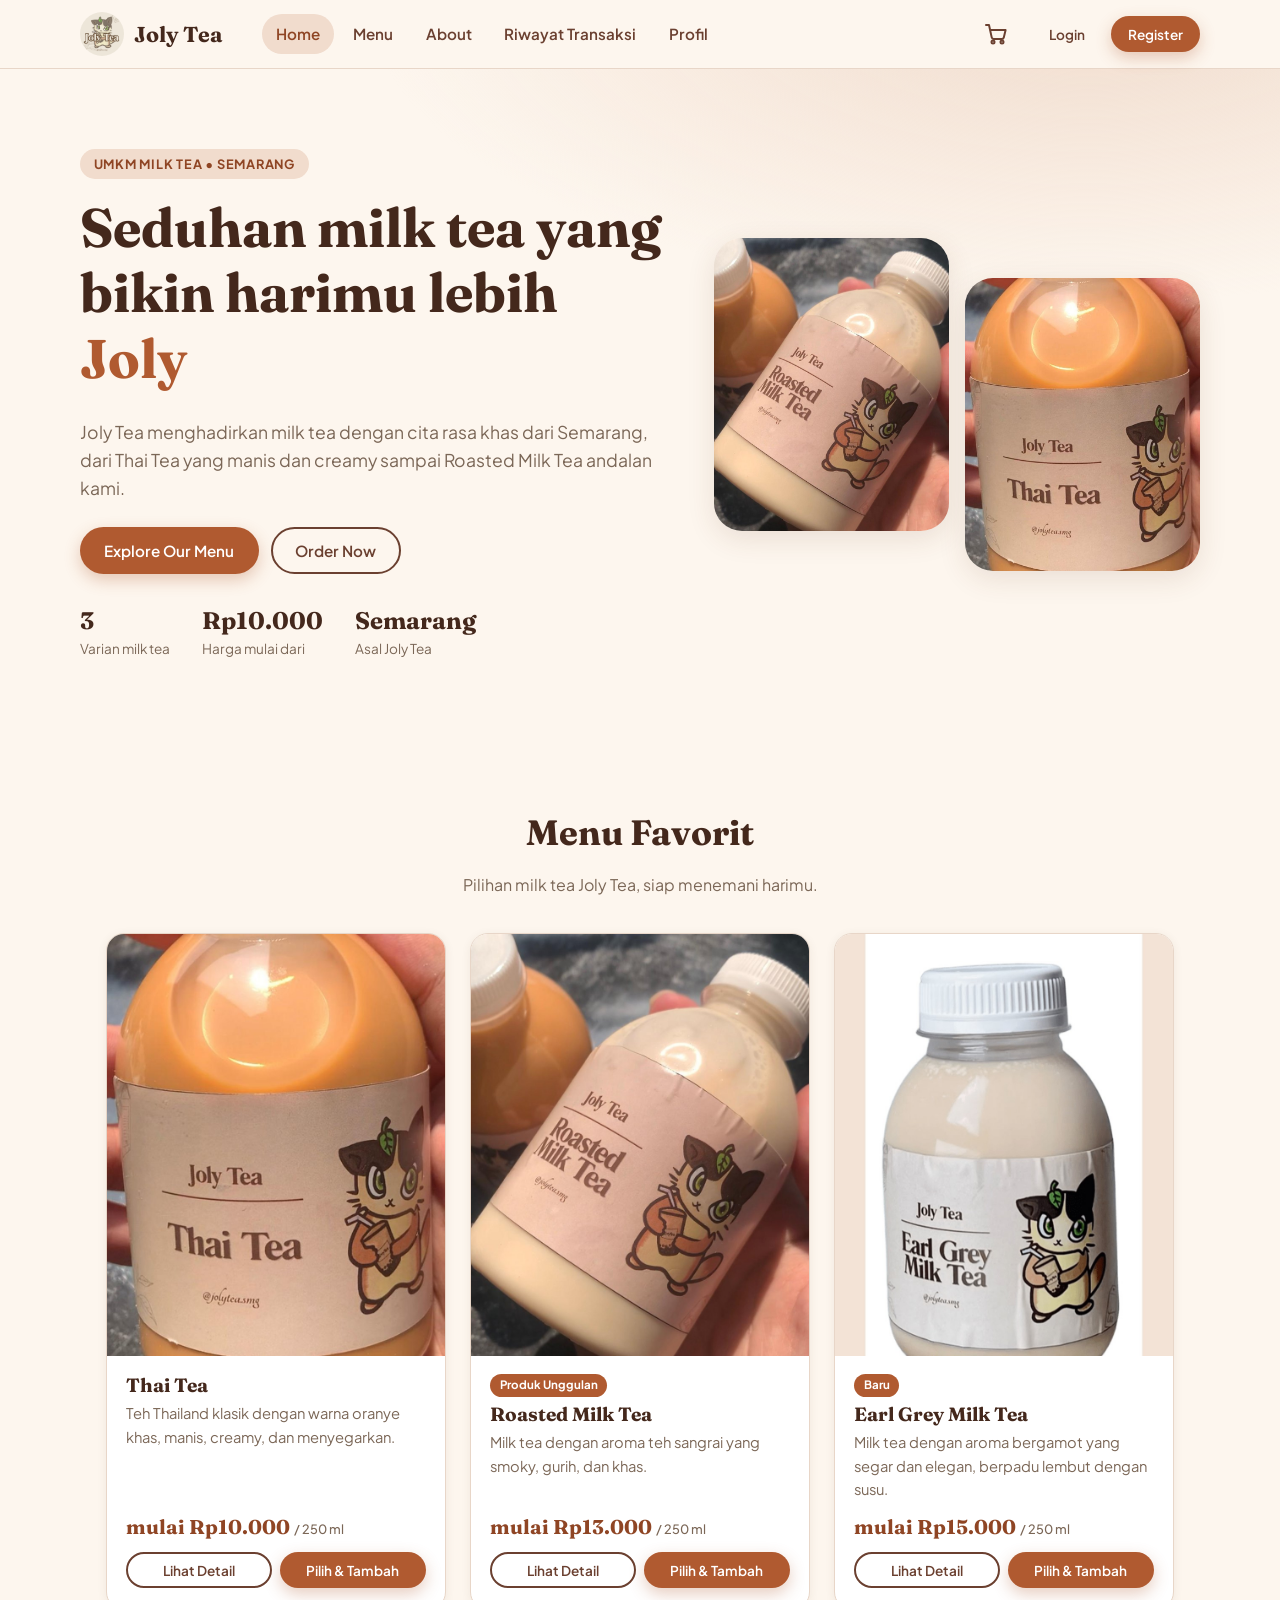
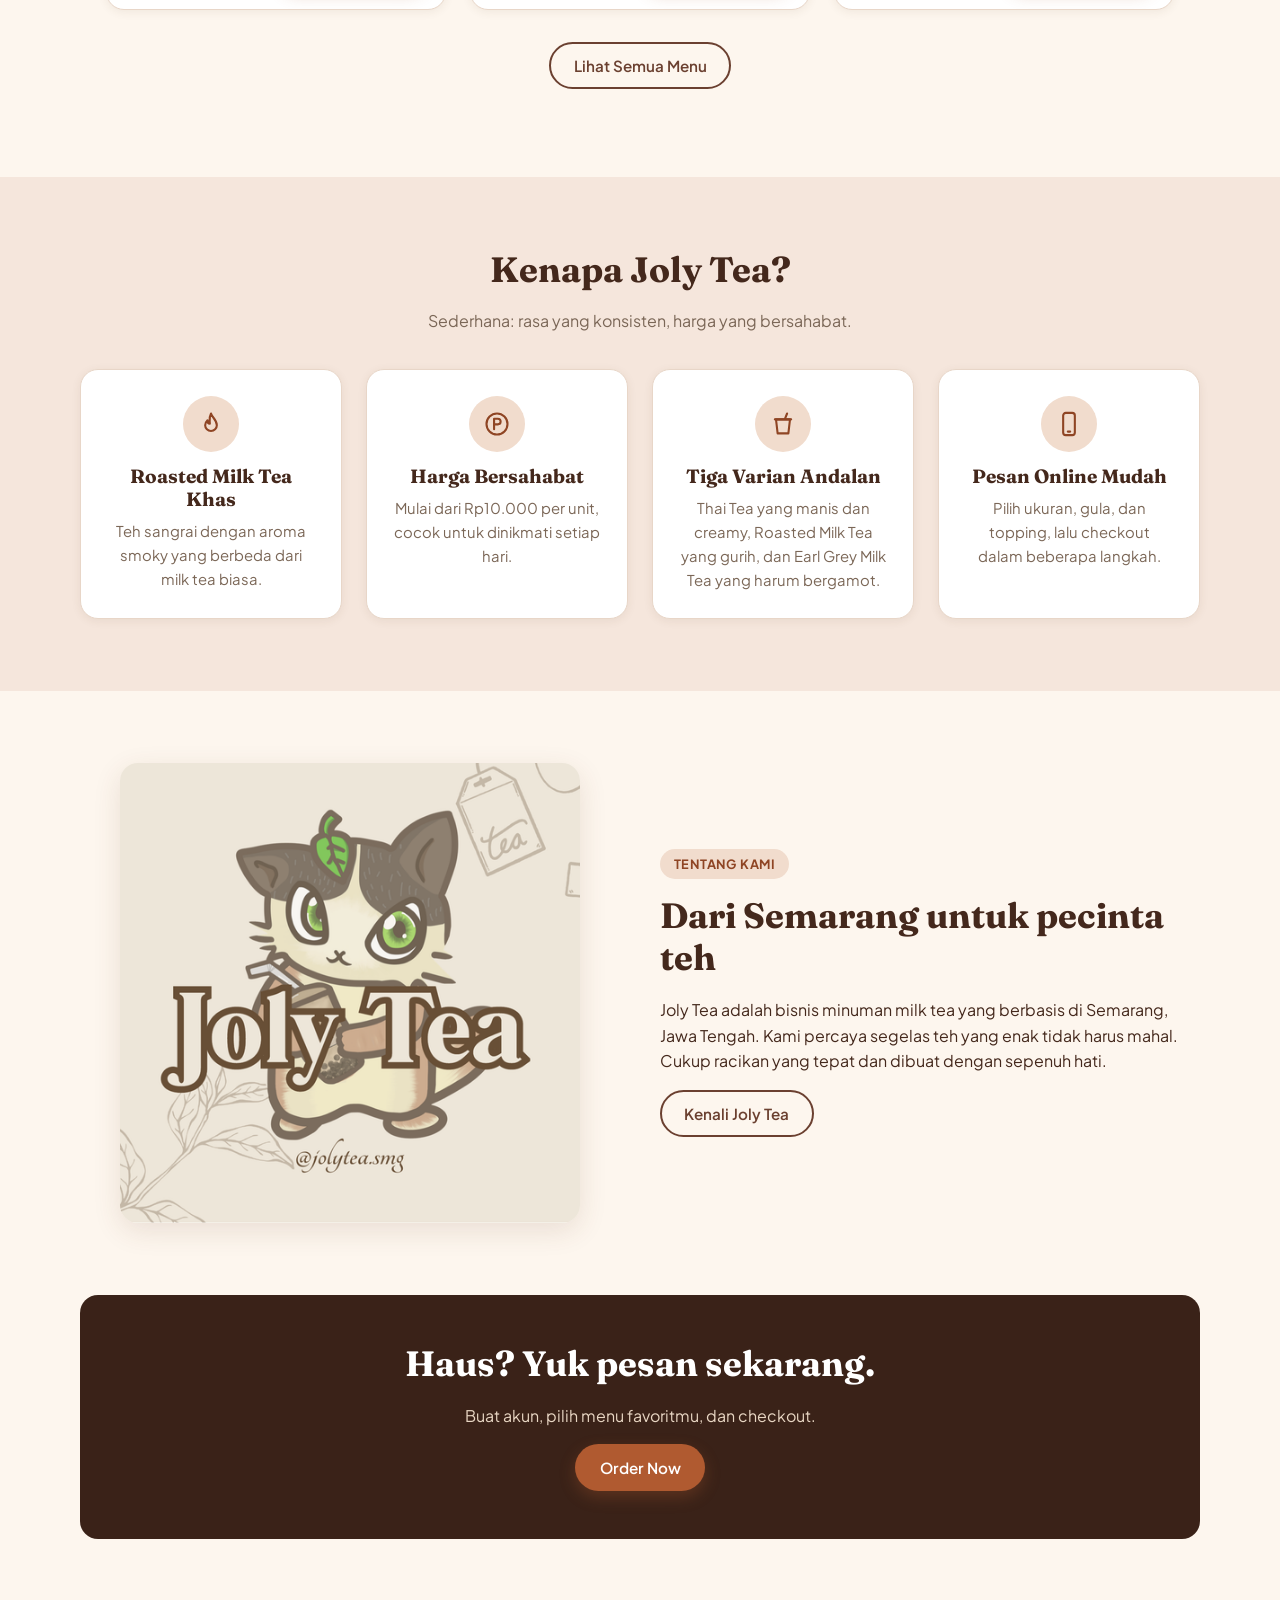
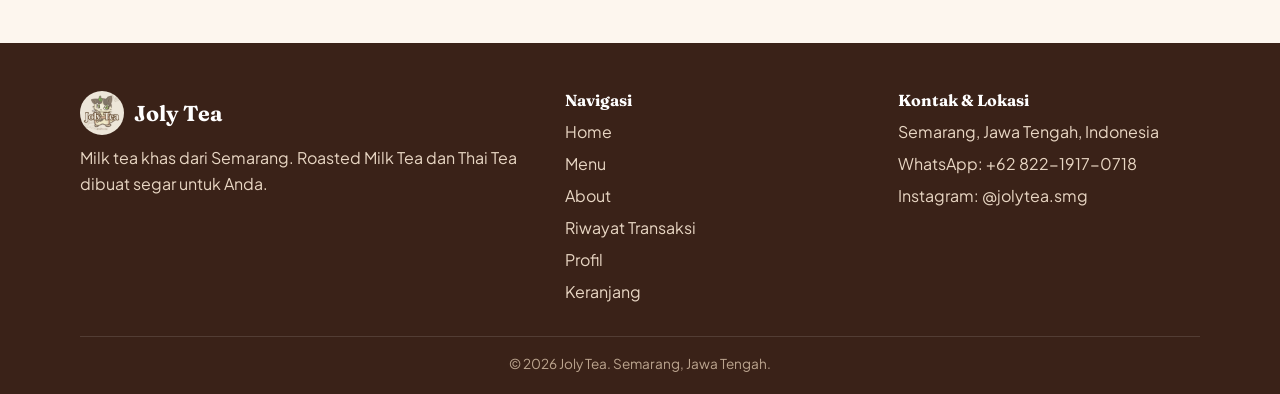
<file: joly-tea-static/index.html>
<!doctype html>
<html lang="id">
<head>
<meta charset="utf-8">
<meta name="viewport" content="width=device-width, initial-scale=1">
<title>Home | Joly Tea</title>
<meta name="description" content="Joly Tea — milk tea khas dari Semarang.">
<meta name="theme-color" content="#E07B39">
<link rel="icon" href="img/favicon.png" type="image/png">
<link rel="preconnect" href="https://fonts.googleapis.com"><link rel="preconnect" href="https://fonts.gstatic.com" crossorigin>
<link href="https://fonts.googleapis.com/css2?family=Fraunces:opsz,wght@9..144,600;9..144,700&family=Plus+Jakarta+Sans:wght@400;500;600;700&display=swap" rel="stylesheet">
<link rel="stylesheet" href="css/style.css">
</head>
<body>
<div id="site-header"><header class="site-header"><div class="container nav">
<a class="brand" href="index.html"><img src="img/logo.png" alt="" width="44" height="44"><span>Joly Tea</span></a>
<nav class="nav-links" aria-label="Navigasi utama"><a href="index.html" class="active">Home</a><a href="menu.html" class="">Menu</a><a href="about.html" class="">About</a><a href="history.html" class="">Riwayat Transaksi</a><a href="profile.html" class="">Profil</a></nav>
<div class="nav-right"><a class="cart-link" href="cart.html" aria-label="Keranjang belanja"><svg viewBox="0 0 24 24" fill="none" stroke="currentColor" stroke-width="2" stroke-linecap="round" stroke-linejoin="round" aria-hidden="true"><circle cx="9" cy="20" r="1.5"/><circle cx="18" cy="20" r="1.5"/><path d="M2 3h3l2.7 12.4a2 2 0 0 0 2 1.6h8.1a2 2 0 0 0 2-1.5L21.6 8H6"/></svg><span class="cart-badge" id="cart-badge" hidden>0</span></a>
<button class="nav-toggle" id="nav-toggle" type="button" aria-label="Buka menu" aria-expanded="false"><svg viewBox="0 0 24 24" fill="none" stroke="currentColor" stroke-width="2" stroke-linecap="round" aria-hidden="true"><path d="M4 6h16M4 12h16M4 18h16"/></svg></button></div>
<div class="nav-auth" id="nav-auth"></div>
</div></header></div>
<main id="main">
<section class="hero"><div class="container hero-grid"><div>
<span class="eyebrow">UMKM Milk Tea &bull; Semarang</span>
<h1>Seduhan milk tea yang bikin harimu lebih <span>Joly</span></h1>
<p class="lead">Joly Tea menghadirkan milk tea dengan cita rasa khas dari Semarang, dari Thai Tea yang manis dan creamy sampai Roasted Milk Tea andalan kami.</p>
<div class="hero-cta"><a class="btn btn-primary" href="menu.html">Explore Our Menu</a><a class="btn btn-outline" href="menu.html#pesan">Order Now</a></div>
<div class="hero-stats"><div><strong>3</strong><span>Varian milk tea</span></div><div><strong>Rp10.000</strong><span>Harga mulai dari</span></div><div><strong>Semarang</strong><span>Asal Joly Tea</span></div></div>
</div><div class="hero-art"><img src="img/products/roasted-milk-tea.jpg" alt="Roasted Milk Tea Joly Tea dalam botol" width="800" height="1000"><img src="img/products/thai-tea.jpg" alt="Thai Tea Joly Tea dalam botol" width="800" height="1000"></div></div></section>
<section class="section"><div class="container"><div class="section-head"><h2>Menu Favorit</h2><p>Pilihan milk tea Joly Tea, siap menemani harimu.</p></div>
<div id="featured" class="grid grid-products"></div>
<p class="center" style="margin-top:2rem"><a class="btn btn-outline" href="menu.html">Lihat Semua Menu</a></p></div></section>
<section class="section section-alt"><div class="container"><div class="section-head"><h2>Kenapa Joly Tea?</h2><p>Sederhana: rasa yang konsisten, harga yang bersahabat.</p></div>
<div class="grid features">
<div class="card feature"><div class="ico" aria-hidden="true"><svg viewBox="0 0 24 24" fill="none" stroke="currentColor" stroke-width="1.8" stroke-linecap="round" stroke-linejoin="round"><path d="M12 3c1 3.5 5 5.5 5 10a5 5 0 0 1-10 0c0-2 1-3.2 2-4.2 0 2 1 3 2 3 0-3-1-5 1-8.8z"/></svg></div><h3>Roasted Milk Tea Khas</h3><p>Teh sangrai dengan aroma smoky yang berbeda dari milk tea biasa.</p></div>
<div class="card feature"><div class="ico" aria-hidden="true"><svg viewBox="0 0 24 24" fill="none" stroke="currentColor" stroke-width="1.8" stroke-linecap="round" stroke-linejoin="round"><circle cx="12" cy="12" r="9"/><path d="M9.5 16.5v-9h3.2a2.4 2.4 0 0 1 0 4.8H9.5"/></svg></div><h3>Harga Bersahabat</h3><p>Mulai dari Rp10.000 per unit, cocok untuk dinikmati setiap hari.</p></div>
<div class="card feature"><div class="ico" aria-hidden="true"><svg viewBox="0 0 24 24" fill="none" stroke="currentColor" stroke-width="1.8" stroke-linecap="round" stroke-linejoin="round"><path d="M6 8h12l-1.4 12H7.4z"/><path d="M5 8h14M13.5 8 15.5 3"/></svg></div><h3>Tiga Varian Andalan</h3><p>Thai Tea yang manis dan creamy, Roasted Milk Tea yang gurih, dan Earl Grey Milk Tea yang harum bergamot.</p></div>
<div class="card feature"><div class="ico" aria-hidden="true"><svg viewBox="0 0 24 24" fill="none" stroke="currentColor" stroke-width="1.8" stroke-linecap="round" stroke-linejoin="round"><rect x="7" y="2.5" width="10" height="19" rx="2.2"/><path d="M11 18.5h2"/></svg></div><h3>Pesan Online Mudah</h3><p>Pilih ukuran, gula, dan topping, lalu checkout dalam beberapa langkah.</p></div>
</div></div></section>
<section class="section"><div class="container split"><img class="about-logo" src="img/logo.png" alt="Logo Joly Tea" loading="lazy" width="512" height="512"><div><span class="eyebrow">Tentang Kami</span><h2>Dari Semarang untuk pecinta teh</h2><p>Joly Tea adalah bisnis minuman milk tea yang berbasis di Semarang, Jawa Tengah. Kami percaya segelas teh yang enak tidak harus mahal. Cukup racikan yang tepat dan dibuat dengan sepenuh hati.</p><a class="btn btn-outline" href="about.html">Kenali Joly Tea</a></div></div></section>
<section class="section" style="padding-top:0"><div class="container"><div class="cta-band"><h2>Haus? Yuk pesan sekarang.</h2><p>Buat akun, pilih menu favoritmu, dan checkout.</p><a class="btn btn-primary" href="menu.html">Order Now</a></div></div></section>
</main>
<div id="site-footer"><footer class="site-footer"><div class="container">
<div class="footer-grid">
<div><a class="brand" href="index.html"><img src="img/logo.png" alt="" width="44" height="44"><span>Joly Tea</span></a><p>Milk tea khas dari Semarang. Roasted Milk Tea dan Thai Tea dibuat segar untuk Anda.</p></div>
<div><h4>Navigasi</h4><ul><li><a href="index.html">Home</a></li><li><a href="menu.html">Menu</a></li><li><a href="about.html">About</a></li><li><a href="history.html">Riwayat Transaksi</a></li><li><a href="profile.html">Profil</a></li><li><a href="cart.html">Keranjang</a></li></ul></div>
<div><h4>Kontak &amp; Lokasi</h4><ul><li>Semarang, Jawa Tengah, Indonesia</li><li>WhatsApp: <a href="https://wa.me/6282219170718" target="_blank" rel="noopener">+62 822-1917-0718</a></li><li>Instagram: <a href="https://instagram.com/jolytea.smg" target="_blank" rel="noopener">@jolytea.smg</a></li></ul></div>
</div>
<div class="footer-bottom">&copy; 2026 Joly Tea. Semarang, Jawa Tengah.</div>
</div></footer></div>
<script src="js/app.js"></script>
</body>
</html>
</file>
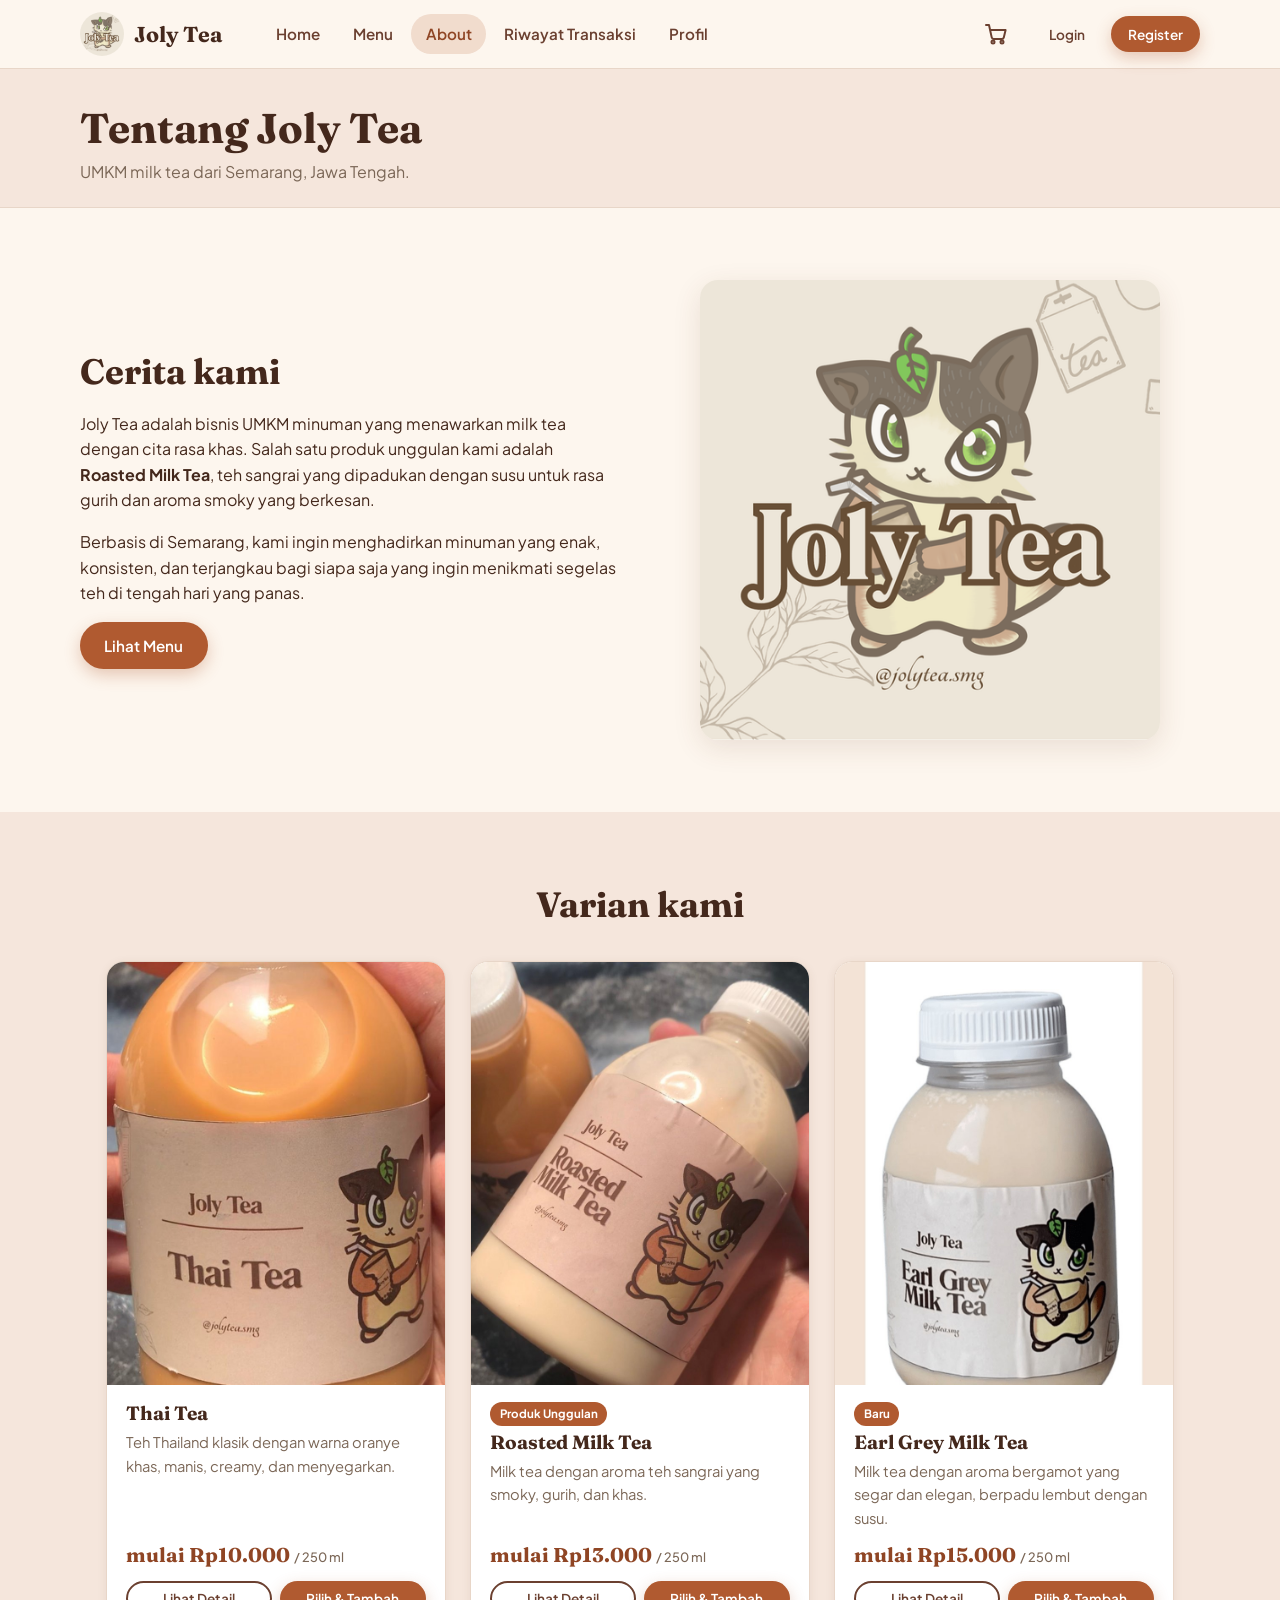
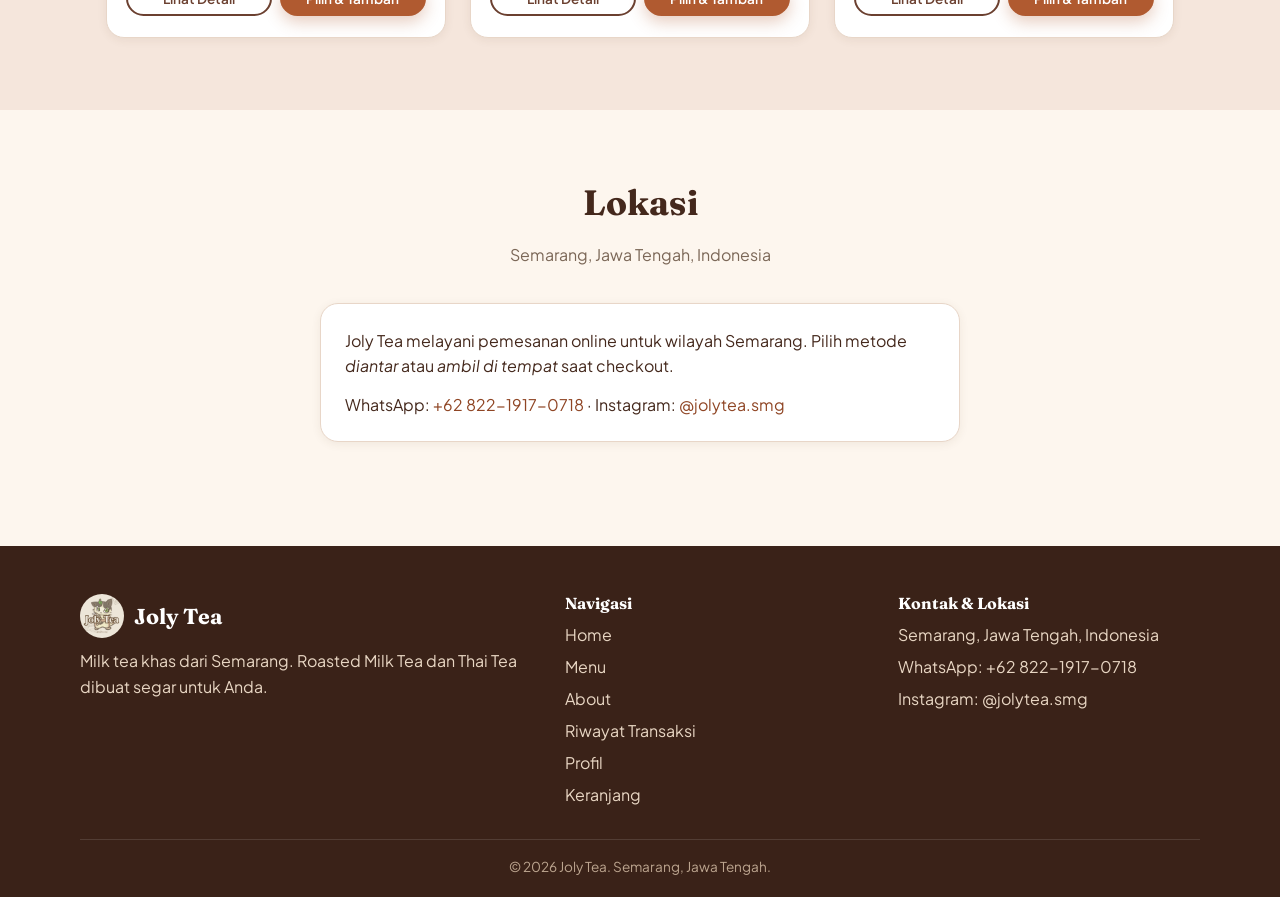
<file: joly-tea-static/about.html>
<!doctype html>
<html lang="id">
<head>
<meta charset="utf-8">
<meta name="viewport" content="width=device-width, initial-scale=1">
<title>About | Joly Tea</title>
<meta name="description" content="Joly Tea — milk tea khas dari Semarang.">
<meta name="theme-color" content="#E07B39">
<link rel="icon" href="img/favicon.png" type="image/png">
<link rel="preconnect" href="https://fonts.googleapis.com"><link rel="preconnect" href="https://fonts.gstatic.com" crossorigin>
<link href="https://fonts.googleapis.com/css2?family=Fraunces:opsz,wght@9..144,600;9..144,700&family=Plus+Jakarta+Sans:wght@400;500;600;700&display=swap" rel="stylesheet">
<link rel="stylesheet" href="css/style.css">
</head>
<body>
<div id="site-header"><header class="site-header"><div class="container nav">
<a class="brand" href="index.html"><img src="img/logo.png" alt="" width="44" height="44"><span>Joly Tea</span></a>
<nav class="nav-links" aria-label="Navigasi utama"><a href="index.html" class="">Home</a><a href="menu.html" class="">Menu</a><a href="about.html" class="active">About</a><a href="history.html" class="">Riwayat Transaksi</a><a href="profile.html" class="">Profil</a></nav>
<div class="nav-right"><a class="cart-link" href="cart.html" aria-label="Keranjang belanja"><svg viewBox="0 0 24 24" fill="none" stroke="currentColor" stroke-width="2" stroke-linecap="round" stroke-linejoin="round" aria-hidden="true"><circle cx="9" cy="20" r="1.5"/><circle cx="18" cy="20" r="1.5"/><path d="M2 3h3l2.7 12.4a2 2 0 0 0 2 1.6h8.1a2 2 0 0 0 2-1.5L21.6 8H6"/></svg><span class="cart-badge" id="cart-badge" hidden>0</span></a>
<button class="nav-toggle" id="nav-toggle" type="button" aria-label="Buka menu" aria-expanded="false"><svg viewBox="0 0 24 24" fill="none" stroke="currentColor" stroke-width="2" stroke-linecap="round" aria-hidden="true"><path d="M4 6h16M4 12h16M4 18h16"/></svg></button></div>
<div class="nav-auth" id="nav-auth"></div>
</div></header></div>
<main id="main">
<section class="page-head"><div class="container"><h1>Tentang Joly Tea</h1><p>UMKM milk tea dari Semarang, Jawa Tengah.</p></div></section>
<section class="section"><div class="container split"><div><h2>Cerita kami</h2>
<p>Joly Tea adalah bisnis UMKM minuman yang menawarkan milk tea dengan cita rasa khas. Salah satu produk unggulan kami adalah <strong>Roasted Milk Tea</strong>, teh sangrai yang dipadukan dengan susu untuk rasa gurih dan aroma smoky yang berkesan.</p>
<p>Berbasis di Semarang, kami ingin menghadirkan minuman yang enak, konsisten, dan terjangkau bagi siapa saja yang ingin menikmati segelas teh di tengah hari yang panas.</p>
<a class="btn btn-primary" href="menu.html">Lihat Menu</a></div>
<img class="about-logo" src="img/logo.png" alt="Logo Joly Tea" loading="lazy" width="512" height="512"></div></section>
<section class="section section-alt"><div class="container"><div class="section-head"><h2>Varian kami</h2></div><div id="about-products" class="grid grid-products"></div></div></section>
<section class="section"><div class="container"><div class="section-head"><h2>Lokasi</h2><p>Semarang, Jawa Tengah, Indonesia</p></div>
<div class="card" style="padding:1.5rem;max-width:640px;margin:auto"><p style="margin:0">Joly Tea melayani pemesanan online untuk wilayah Semarang. Pilih metode <em>diantar</em> atau <em>ambil di tempat</em> saat checkout.</p>
<p style="margin:.8rem 0 0">WhatsApp: <a href="https://wa.me/6282219170718" target="_blank" rel="noopener">+62 822-1917-0718</a> &middot; Instagram: <a href="https://instagram.com/jolytea.smg" target="_blank" rel="noopener">@jolytea.smg</a></p></div></div></section>
</main>
<div id="site-footer"><footer class="site-footer"><div class="container">
<div class="footer-grid">
<div><a class="brand" href="index.html"><img src="img/logo.png" alt="" width="44" height="44"><span>Joly Tea</span></a><p>Milk tea khas dari Semarang. Roasted Milk Tea dan Thai Tea dibuat segar untuk Anda.</p></div>
<div><h4>Navigasi</h4><ul><li><a href="index.html">Home</a></li><li><a href="menu.html">Menu</a></li><li><a href="about.html">About</a></li><li><a href="history.html">Riwayat Transaksi</a></li><li><a href="profile.html">Profil</a></li><li><a href="cart.html">Keranjang</a></li></ul></div>
<div><h4>Kontak &amp; Lokasi</h4><ul><li>Semarang, Jawa Tengah, Indonesia</li><li>WhatsApp: <a href="https://wa.me/6282219170718" target="_blank" rel="noopener">+62 822-1917-0718</a></li><li>Instagram: <a href="https://instagram.com/jolytea.smg" target="_blank" rel="noopener">@jolytea.smg</a></li></ul></div>
</div>
<div class="footer-bottom">&copy; 2026 Joly Tea. Semarang, Jawa Tengah.</div>
</div></footer></div>
<script src="js/app.js"></script>
</body>
</html>
</file>
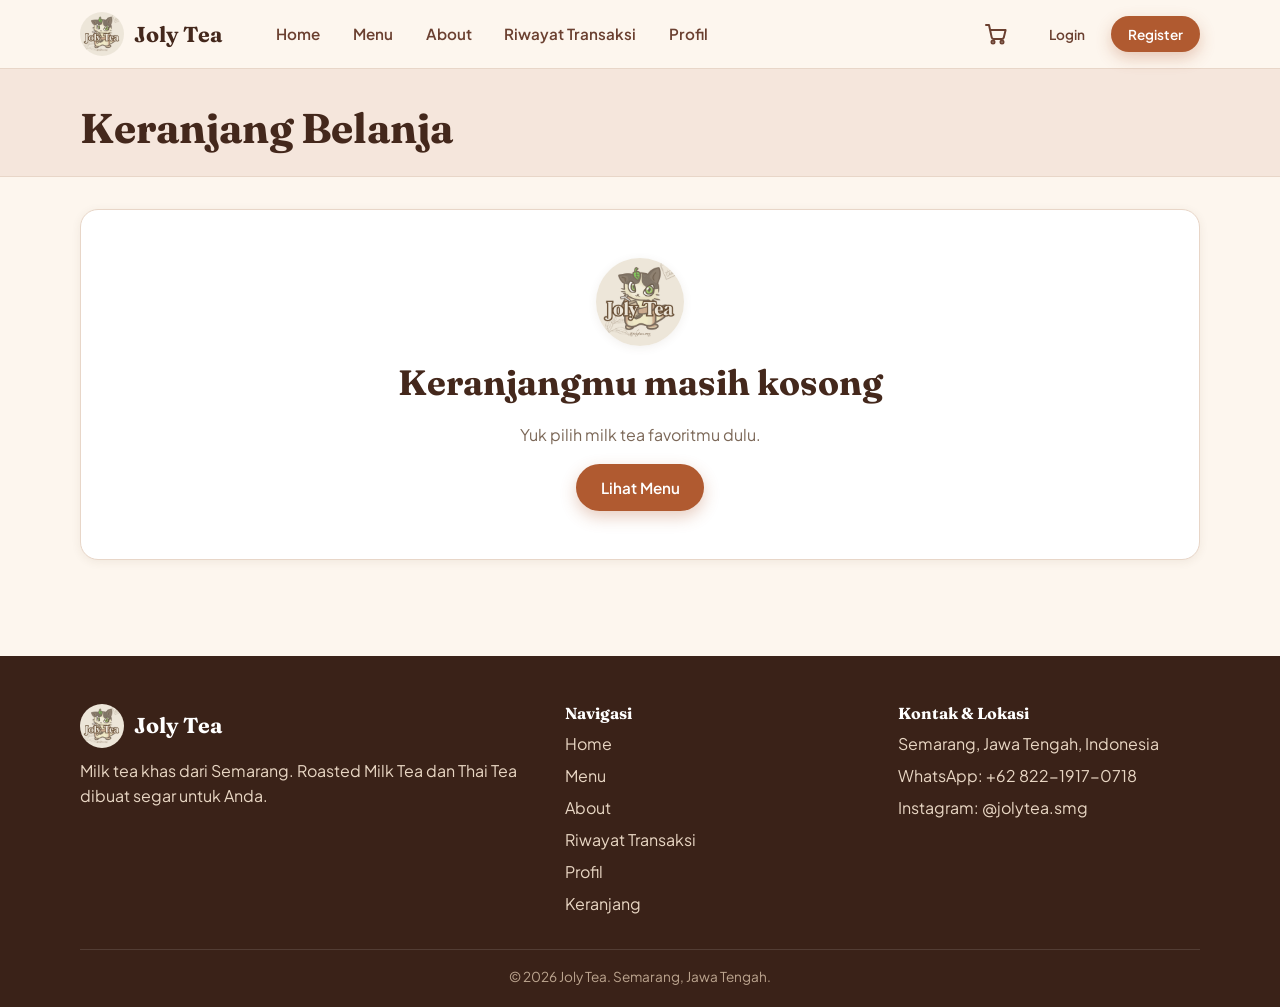
<file: joly-tea-static/cart.html>
<!doctype html>
<html lang="id">
<head>
<meta charset="utf-8">
<meta name="viewport" content="width=device-width, initial-scale=1">
<title>Keranjang | Joly Tea</title>
<meta name="description" content="Joly Tea — milk tea khas dari Semarang.">
<meta name="theme-color" content="#E07B39">
<link rel="icon" href="img/favicon.png" type="image/png">
<link rel="preconnect" href="https://fonts.googleapis.com"><link rel="preconnect" href="https://fonts.gstatic.com" crossorigin>
<link href="https://fonts.googleapis.com/css2?family=Fraunces:opsz,wght@9..144,600;9..144,700&family=Plus+Jakarta+Sans:wght@400;500;600;700&display=swap" rel="stylesheet">
<link rel="stylesheet" href="css/style.css">
</head>
<body>
<div id="site-header"><header class="site-header"><div class="container nav">
<a class="brand" href="index.html"><img src="img/logo.png" alt="" width="44" height="44"><span>Joly Tea</span></a>
<nav class="nav-links" aria-label="Navigasi utama"><a href="index.html" class="">Home</a><a href="menu.html" class="">Menu</a><a href="about.html" class="">About</a><a href="history.html" class="">Riwayat Transaksi</a><a href="profile.html" class="">Profil</a></nav>
<div class="nav-right"><a class="cart-link" href="cart.html" aria-label="Keranjang belanja"><svg viewBox="0 0 24 24" fill="none" stroke="currentColor" stroke-width="2" stroke-linecap="round" stroke-linejoin="round" aria-hidden="true"><circle cx="9" cy="20" r="1.5"/><circle cx="18" cy="20" r="1.5"/><path d="M2 3h3l2.7 12.4a2 2 0 0 0 2 1.6h8.1a2 2 0 0 0 2-1.5L21.6 8H6"/></svg><span class="cart-badge" id="cart-badge" hidden>0</span></a>
<button class="nav-toggle" id="nav-toggle" type="button" aria-label="Buka menu" aria-expanded="false"><svg viewBox="0 0 24 24" fill="none" stroke="currentColor" stroke-width="2" stroke-linecap="round" aria-hidden="true"><path d="M4 6h16M4 12h16M4 18h16"/></svg></button></div>
<div class="nav-auth" id="nav-auth"></div>
</div></header></div>
<main id="main">
<section class="page-head"><div class="container"><h1>Keranjang Belanja</h1></div></section><section class="page-body"><div class="container" id="cart-root"></div></section>
</main>
<div id="site-footer"><footer class="site-footer"><div class="container">
<div class="footer-grid">
<div><a class="brand" href="index.html"><img src="img/logo.png" alt="" width="44" height="44"><span>Joly Tea</span></a><p>Milk tea khas dari Semarang. Roasted Milk Tea dan Thai Tea dibuat segar untuk Anda.</p></div>
<div><h4>Navigasi</h4><ul><li><a href="index.html">Home</a></li><li><a href="menu.html">Menu</a></li><li><a href="about.html">About</a></li><li><a href="history.html">Riwayat Transaksi</a></li><li><a href="profile.html">Profil</a></li><li><a href="cart.html">Keranjang</a></li></ul></div>
<div><h4>Kontak &amp; Lokasi</h4><ul><li>Semarang, Jawa Tengah, Indonesia</li><li>WhatsApp: <a href="https://wa.me/6282219170718" target="_blank" rel="noopener">+62 822-1917-0718</a></li><li>Instagram: <a href="https://instagram.com/jolytea.smg" target="_blank" rel="noopener">@jolytea.smg</a></li></ul></div>
</div>
<div class="footer-bottom">&copy; 2026 Joly Tea. Semarang, Jawa Tengah.</div>
</div></footer></div>
<script src="js/app.js"></script>
</body>
</html>
</file>
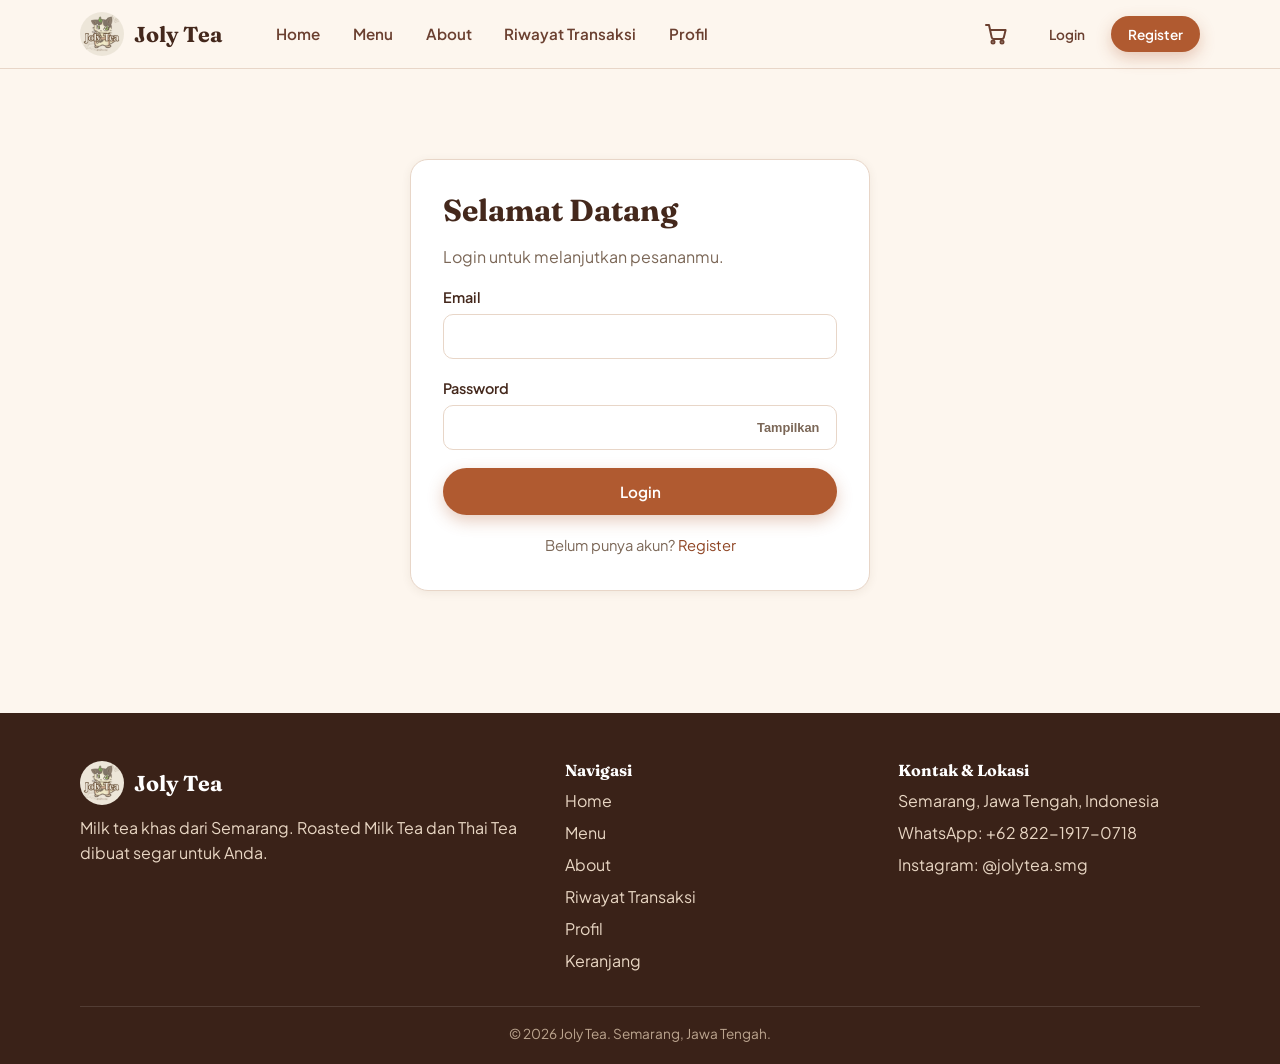
<file: joly-tea-static/checkout.html>
<!doctype html>
<html lang="id">
<head>
<meta charset="utf-8">
<meta name="viewport" content="width=device-width, initial-scale=1">
<title>Checkout | Joly Tea</title>
<meta name="description" content="Joly Tea — milk tea khas dari Semarang.">
<meta name="theme-color" content="#E07B39">
<link rel="icon" href="img/favicon.png" type="image/png">
<link rel="preconnect" href="https://fonts.googleapis.com"><link rel="preconnect" href="https://fonts.gstatic.com" crossorigin>
<link href="https://fonts.googleapis.com/css2?family=Fraunces:opsz,wght@9..144,600;9..144,700&family=Plus+Jakarta+Sans:wght@400;500;600;700&display=swap" rel="stylesheet">
<link rel="stylesheet" href="css/style.css">
</head>
<body>
<div id="site-header"><header class="site-header"><div class="container nav">
<a class="brand" href="index.html"><img src="img/logo.png" alt="" width="44" height="44"><span>Joly Tea</span></a>
<nav class="nav-links" aria-label="Navigasi utama"><a href="index.html" class="">Home</a><a href="menu.html" class="">Menu</a><a href="about.html" class="">About</a><a href="history.html" class="">Riwayat Transaksi</a><a href="profile.html" class="">Profil</a></nav>
<div class="nav-right"><a class="cart-link" href="cart.html" aria-label="Keranjang belanja"><svg viewBox="0 0 24 24" fill="none" stroke="currentColor" stroke-width="2" stroke-linecap="round" stroke-linejoin="round" aria-hidden="true"><circle cx="9" cy="20" r="1.5"/><circle cx="18" cy="20" r="1.5"/><path d="M2 3h3l2.7 12.4a2 2 0 0 0 2 1.6h8.1a2 2 0 0 0 2-1.5L21.6 8H6"/></svg><span class="cart-badge" id="cart-badge" hidden>0</span></a>
<button class="nav-toggle" id="nav-toggle" type="button" aria-label="Buka menu" aria-expanded="false"><svg viewBox="0 0 24 24" fill="none" stroke="currentColor" stroke-width="2" stroke-linecap="round" aria-hidden="true"><path d="M4 6h16M4 12h16M4 18h16"/></svg></button></div>
<div class="nav-auth" id="nav-auth"></div>
</div></header></div>
<main id="main">
<section class="page-head"><div class="container"><h1>Checkout</h1><p>Satu langkah lagi, lalu bayar.</p></div></section><section class="page-body"><div class="container" id="checkout-root"></div></section>
</main>
<div id="site-footer"><footer class="site-footer"><div class="container">
<div class="footer-grid">
<div><a class="brand" href="index.html"><img src="img/logo.png" alt="" width="44" height="44"><span>Joly Tea</span></a><p>Milk tea khas dari Semarang. Roasted Milk Tea dan Thai Tea dibuat segar untuk Anda.</p></div>
<div><h4>Navigasi</h4><ul><li><a href="index.html">Home</a></li><li><a href="menu.html">Menu</a></li><li><a href="about.html">About</a></li><li><a href="history.html">Riwayat Transaksi</a></li><li><a href="profile.html">Profil</a></li><li><a href="cart.html">Keranjang</a></li></ul></div>
<div><h4>Kontak &amp; Lokasi</h4><ul><li>Semarang, Jawa Tengah, Indonesia</li><li>WhatsApp: <a href="https://wa.me/6282219170718" target="_blank" rel="noopener">+62 822-1917-0718</a></li><li>Instagram: <a href="https://instagram.com/jolytea.smg" target="_blank" rel="noopener">@jolytea.smg</a></li></ul></div>
</div>
<div class="footer-bottom">&copy; 2026 Joly Tea. Semarang, Jawa Tengah.</div>
</div></footer></div>
<script src="js/app.js"></script>
</body>
</html>
</file>
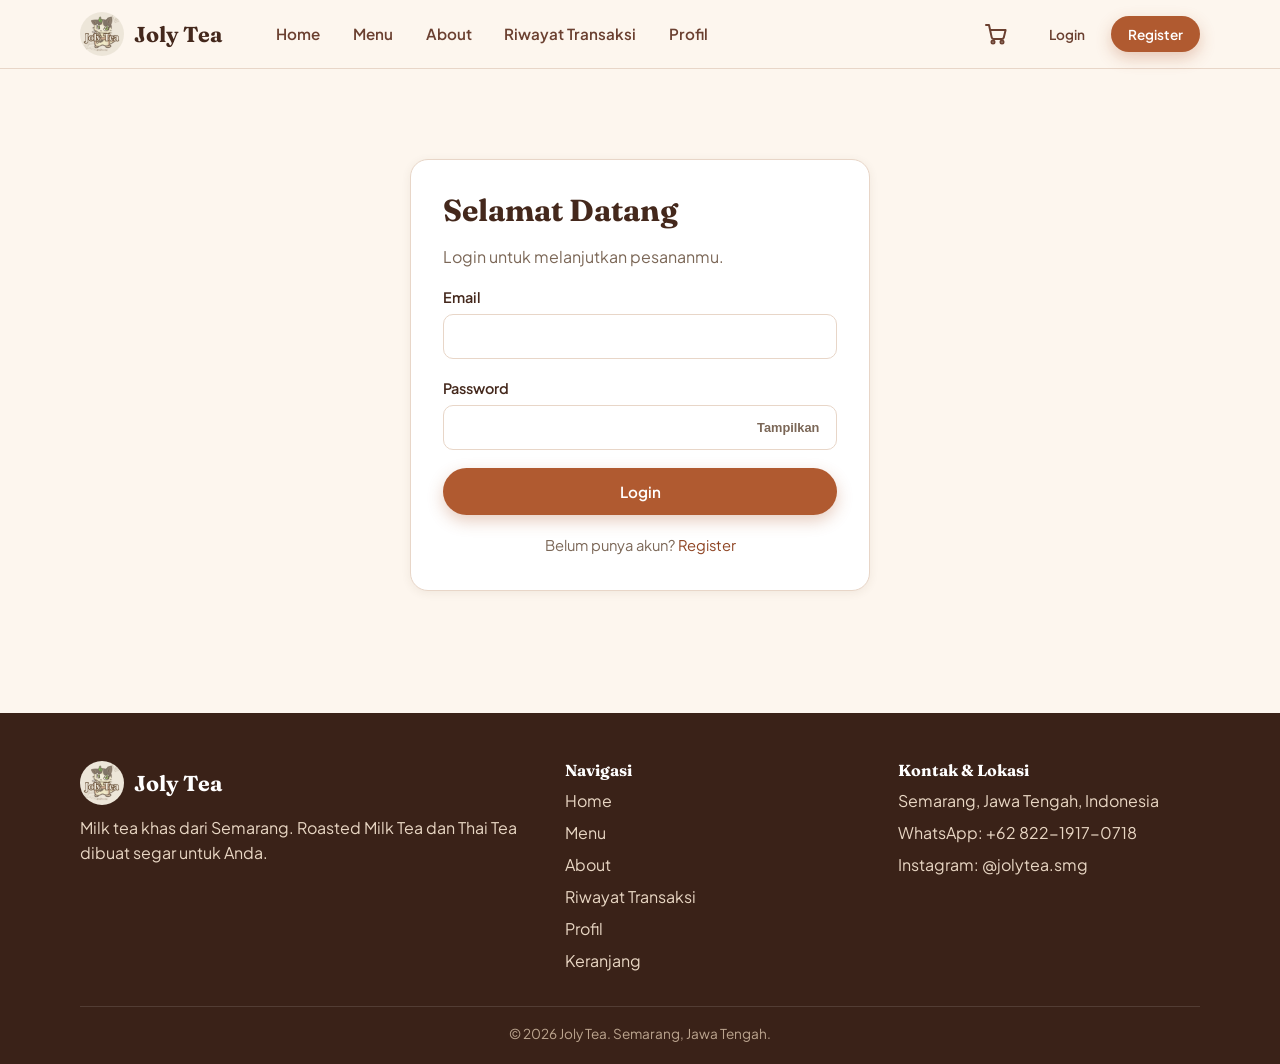
<file: joly-tea-static/history.html>
<!doctype html>
<html lang="id">
<head>
<meta charset="utf-8">
<meta name="viewport" content="width=device-width, initial-scale=1">
<title>Riwayat Transaksi | Joly Tea</title>
<meta name="description" content="Joly Tea — milk tea khas dari Semarang.">
<meta name="theme-color" content="#E07B39">
<link rel="icon" href="img/favicon.png" type="image/png">
<link rel="preconnect" href="https://fonts.googleapis.com"><link rel="preconnect" href="https://fonts.gstatic.com" crossorigin>
<link href="https://fonts.googleapis.com/css2?family=Fraunces:opsz,wght@9..144,600;9..144,700&family=Plus+Jakarta+Sans:wght@400;500;600;700&display=swap" rel="stylesheet">
<link rel="stylesheet" href="css/style.css">
</head>
<body>
<div id="site-header"><header class="site-header"><div class="container nav">
<a class="brand" href="index.html"><img src="img/logo.png" alt="" width="44" height="44"><span>Joly Tea</span></a>
<nav class="nav-links" aria-label="Navigasi utama"><a href="index.html" class="">Home</a><a href="menu.html" class="">Menu</a><a href="about.html" class="">About</a><a href="history.html" class="active">Riwayat Transaksi</a><a href="profile.html" class="">Profil</a></nav>
<div class="nav-right"><a class="cart-link" href="cart.html" aria-label="Keranjang belanja"><svg viewBox="0 0 24 24" fill="none" stroke="currentColor" stroke-width="2" stroke-linecap="round" stroke-linejoin="round" aria-hidden="true"><circle cx="9" cy="20" r="1.5"/><circle cx="18" cy="20" r="1.5"/><path d="M2 3h3l2.7 12.4a2 2 0 0 0 2 1.6h8.1a2 2 0 0 0 2-1.5L21.6 8H6"/></svg><span class="cart-badge" id="cart-badge" hidden>0</span></a>
<button class="nav-toggle" id="nav-toggle" type="button" aria-label="Buka menu" aria-expanded="false"><svg viewBox="0 0 24 24" fill="none" stroke="currentColor" stroke-width="2" stroke-linecap="round" aria-hidden="true"><path d="M4 6h16M4 12h16M4 18h16"/></svg></button></div>
<div class="nav-auth" id="nav-auth"></div>
</div></header></div>
<main id="main">
<section class="page-head"><div class="container"><h1>Riwayat Transaksi</h1><p>Semua transaksi yang pernah kamu lakukan.</p></div></section><section class="page-body"><div class="container" id="history-root"></div></section>
</main>
<div id="site-footer"><footer class="site-footer"><div class="container">
<div class="footer-grid">
<div><a class="brand" href="index.html"><img src="img/logo.png" alt="" width="44" height="44"><span>Joly Tea</span></a><p>Milk tea khas dari Semarang. Roasted Milk Tea dan Thai Tea dibuat segar untuk Anda.</p></div>
<div><h4>Navigasi</h4><ul><li><a href="index.html">Home</a></li><li><a href="menu.html">Menu</a></li><li><a href="about.html">About</a></li><li><a href="history.html">Riwayat Transaksi</a></li><li><a href="profile.html">Profil</a></li><li><a href="cart.html">Keranjang</a></li></ul></div>
<div><h4>Kontak &amp; Lokasi</h4><ul><li>Semarang, Jawa Tengah, Indonesia</li><li>WhatsApp: <a href="https://wa.me/6282219170718" target="_blank" rel="noopener">+62 822-1917-0718</a></li><li>Instagram: <a href="https://instagram.com/jolytea.smg" target="_blank" rel="noopener">@jolytea.smg</a></li></ul></div>
</div>
<div class="footer-bottom">&copy; 2026 Joly Tea. Semarang, Jawa Tengah.</div>
</div></footer></div>
<script src="js/app.js"></script>
</body>
</html>
</file>
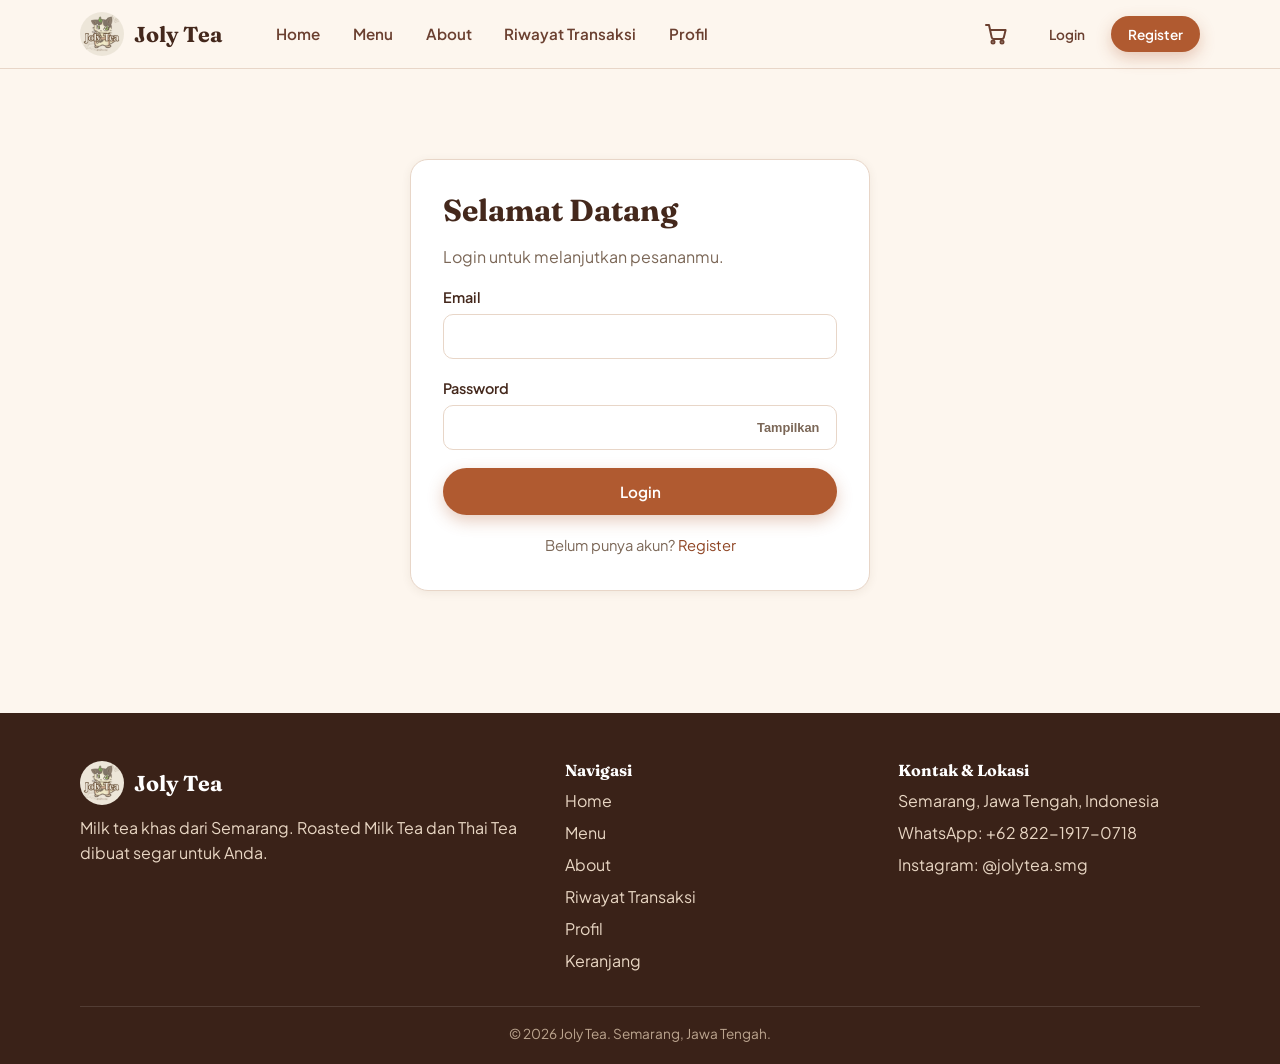
<file: joly-tea-static/login.html>
<!doctype html>
<html lang="id">
<head>
<meta charset="utf-8">
<meta name="viewport" content="width=device-width, initial-scale=1">
<title>Login | Joly Tea</title>
<meta name="description" content="Joly Tea — milk tea khas dari Semarang.">
<meta name="theme-color" content="#E07B39">
<link rel="icon" href="img/favicon.png" type="image/png">
<link rel="preconnect" href="https://fonts.googleapis.com"><link rel="preconnect" href="https://fonts.gstatic.com" crossorigin>
<link href="https://fonts.googleapis.com/css2?family=Fraunces:opsz,wght@9..144,600;9..144,700&family=Plus+Jakarta+Sans:wght@400;500;600;700&display=swap" rel="stylesheet">
<link rel="stylesheet" href="css/style.css">
</head>
<body>
<div id="site-header"><header class="site-header"><div class="container nav">
<a class="brand" href="index.html"><img src="img/logo.png" alt="" width="44" height="44"><span>Joly Tea</span></a>
<nav class="nav-links" aria-label="Navigasi utama"><a href="index.html" class="">Home</a><a href="menu.html" class="">Menu</a><a href="about.html" class="">About</a><a href="history.html" class="">Riwayat Transaksi</a><a href="profile.html" class="">Profil</a></nav>
<div class="nav-right"><a class="cart-link" href="cart.html" aria-label="Keranjang belanja"><svg viewBox="0 0 24 24" fill="none" stroke="currentColor" stroke-width="2" stroke-linecap="round" stroke-linejoin="round" aria-hidden="true"><circle cx="9" cy="20" r="1.5"/><circle cx="18" cy="20" r="1.5"/><path d="M2 3h3l2.7 12.4a2 2 0 0 0 2 1.6h8.1a2 2 0 0 0 2-1.5L21.6 8H6"/></svg><span class="cart-badge" id="cart-badge" hidden>0</span></a>
<button class="nav-toggle" id="nav-toggle" type="button" aria-label="Buka menu" aria-expanded="false"><svg viewBox="0 0 24 24" fill="none" stroke="currentColor" stroke-width="2" stroke-linecap="round" aria-hidden="true"><path d="M4 6h16M4 12h16M4 18h16"/></svg></button></div>
<div class="nav-auth" id="nav-auth"></div>
</div></header></div>
<main id="main">
<div class="auth-wrap"><div class="card auth-card"><h1>Selamat Datang</h1><p class="muted">Login untuk melanjutkan pesananmu.</p>
<div id="form-error" class="form-error" role="alert" hidden></div>
<form id="login-form" novalidate>
<div class="field"><label for="email">Email</label><input id="email" name="email" type="email" autocomplete="email" required><div class="field-error"></div></div>
<div class="field"><label for="password">Password</label><div class="pw-wrap"><input id="password" name="password" type="password" autocomplete="current-password" required><button type="button" data-toggle-pw="password">Tampilkan</button></div><div class="field-error"></div></div>
<button class="btn btn-primary btn-block" type="submit">Login</button></form>
<p class="switch">Belum punya akun? <a id="to-register" href="register.html">Register</a></p></div></div>
</main>
<div id="site-footer"><footer class="site-footer"><div class="container">
<div class="footer-grid">
<div><a class="brand" href="index.html"><img src="img/logo.png" alt="" width="44" height="44"><span>Joly Tea</span></a><p>Milk tea khas dari Semarang. Roasted Milk Tea dan Thai Tea dibuat segar untuk Anda.</p></div>
<div><h4>Navigasi</h4><ul><li><a href="index.html">Home</a></li><li><a href="menu.html">Menu</a></li><li><a href="about.html">About</a></li><li><a href="history.html">Riwayat Transaksi</a></li><li><a href="profile.html">Profil</a></li><li><a href="cart.html">Keranjang</a></li></ul></div>
<div><h4>Kontak &amp; Lokasi</h4><ul><li>Semarang, Jawa Tengah, Indonesia</li><li>WhatsApp: <a href="https://wa.me/6282219170718" target="_blank" rel="noopener">+62 822-1917-0718</a></li><li>Instagram: <a href="https://instagram.com/jolytea.smg" target="_blank" rel="noopener">@jolytea.smg</a></li></ul></div>
</div>
<div class="footer-bottom">&copy; 2026 Joly Tea. Semarang, Jawa Tengah.</div>
</div></footer></div>
<script src="js/app.js"></script>
</body>
</html>
</file>
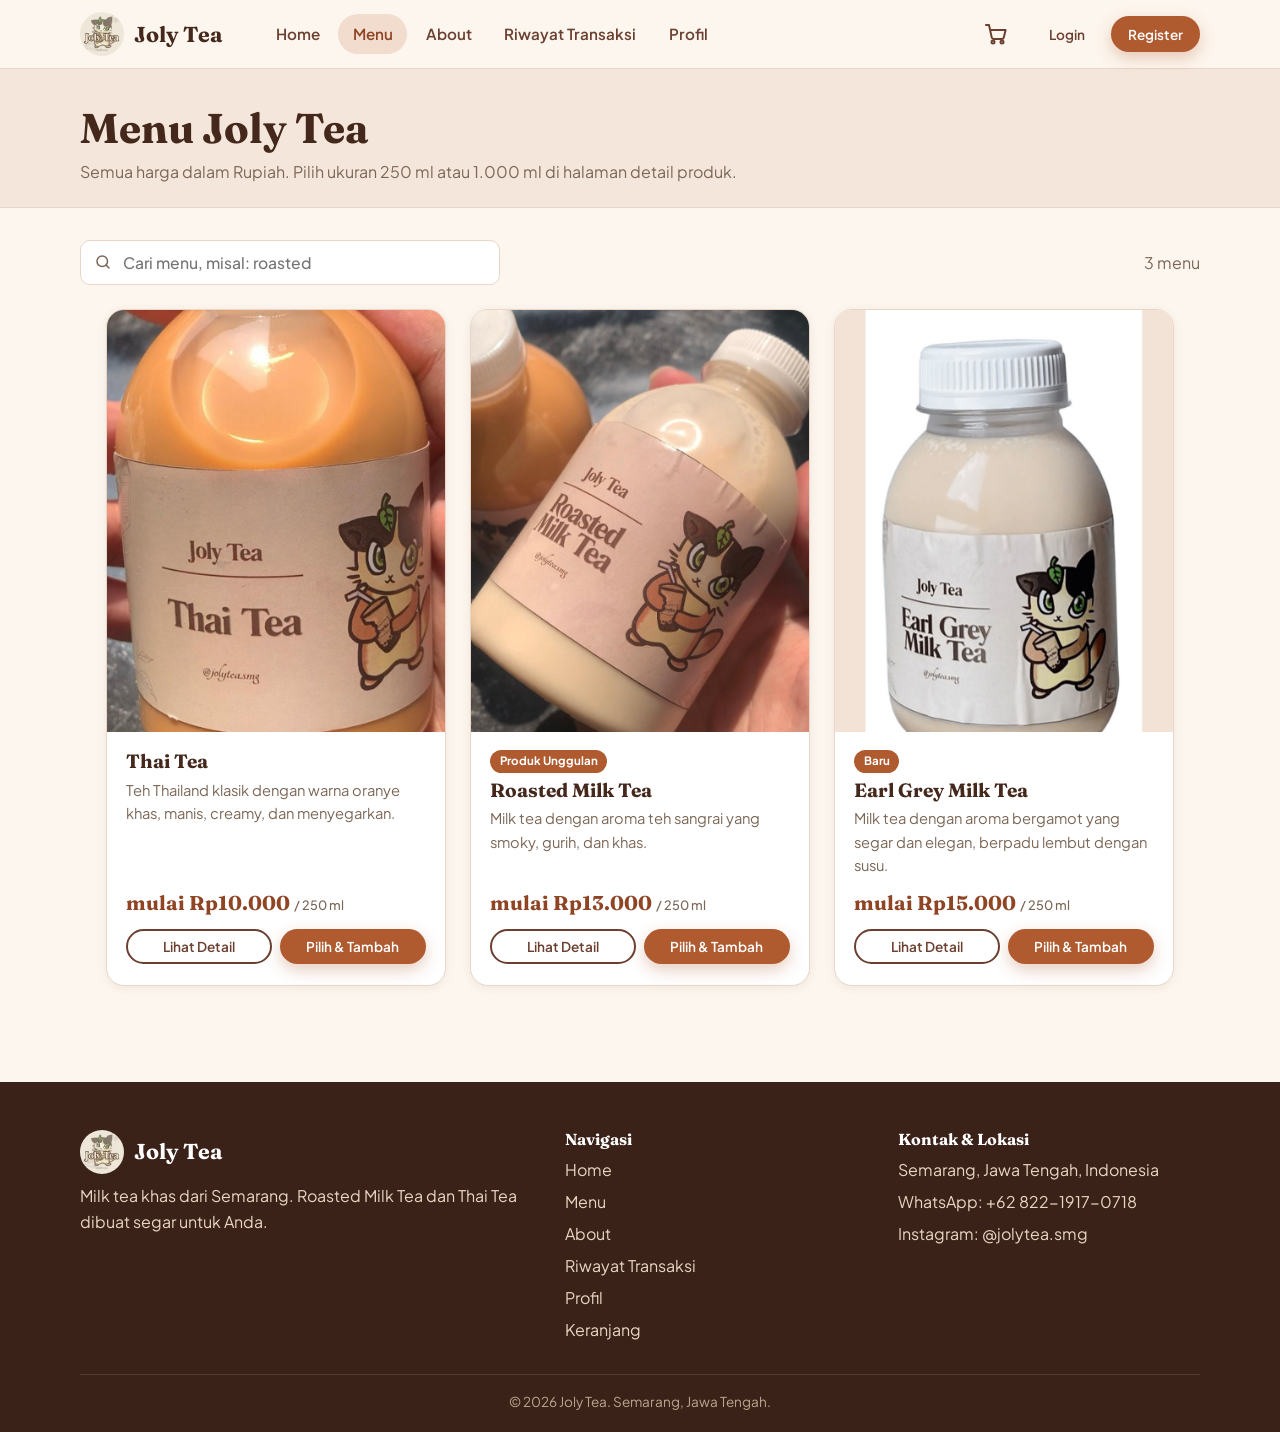
<file: joly-tea-static/menu.html>
<!doctype html>
<html lang="id">
<head>
<meta charset="utf-8">
<meta name="viewport" content="width=device-width, initial-scale=1">
<title>Menu | Joly Tea</title>
<meta name="description" content="Joly Tea — milk tea khas dari Semarang.">
<meta name="theme-color" content="#E07B39">
<link rel="icon" href="img/favicon.png" type="image/png">
<link rel="preconnect" href="https://fonts.googleapis.com"><link rel="preconnect" href="https://fonts.gstatic.com" crossorigin>
<link href="https://fonts.googleapis.com/css2?family=Fraunces:opsz,wght@9..144,600;9..144,700&family=Plus+Jakarta+Sans:wght@400;500;600;700&display=swap" rel="stylesheet">
<link rel="stylesheet" href="css/style.css">
</head>
<body>
<div id="site-header"><header class="site-header"><div class="container nav">
<a class="brand" href="index.html"><img src="img/logo.png" alt="" width="44" height="44"><span>Joly Tea</span></a>
<nav class="nav-links" aria-label="Navigasi utama"><a href="index.html" class="">Home</a><a href="menu.html" class="active">Menu</a><a href="about.html" class="">About</a><a href="history.html" class="">Riwayat Transaksi</a><a href="profile.html" class="">Profil</a></nav>
<div class="nav-right"><a class="cart-link" href="cart.html" aria-label="Keranjang belanja"><svg viewBox="0 0 24 24" fill="none" stroke="currentColor" stroke-width="2" stroke-linecap="round" stroke-linejoin="round" aria-hidden="true"><circle cx="9" cy="20" r="1.5"/><circle cx="18" cy="20" r="1.5"/><path d="M2 3h3l2.7 12.4a2 2 0 0 0 2 1.6h8.1a2 2 0 0 0 2-1.5L21.6 8H6"/></svg><span class="cart-badge" id="cart-badge" hidden>0</span></a>
<button class="nav-toggle" id="nav-toggle" type="button" aria-label="Buka menu" aria-expanded="false"><svg viewBox="0 0 24 24" fill="none" stroke="currentColor" stroke-width="2" stroke-linecap="round" aria-hidden="true"><path d="M4 6h16M4 12h16M4 18h16"/></svg></button></div>
<div class="nav-auth" id="nav-auth"></div>
</div></header></div>
<main id="main">
<section class="page-head"><div class="container"><h1>Menu Joly Tea</h1><p>Semua harga dalam Rupiah. Pilih ukuran 250 ml atau 1.000 ml di halaman detail produk.</p></div></section>
<section class="page-body" id="pesan"><div class="container">
<div class="toolbar"><div class="search"><svg viewBox="0 0 24 24" fill="none" stroke="currentColor" stroke-width="2" stroke-linecap="round" aria-hidden="true"><circle cx="11" cy="11" r="7"/><path d="m20 20-3.5-3.5"/></svg><label class="sr-only" for="q">Cari menu</label><input id="q" type="search" placeholder="Cari menu, misal: roasted" autocomplete="off"></div><span id="count" class="muted" aria-live="polite"></span></div>
<div id="products" class="grid grid-products"></div>
<div id="no-results" class="empty" hidden><img class="empty-logo" src="img/logo.png" alt="" width="88" height="88"><p class="muted">Tidak ada menu yang cocok dengan pencarianmu.</p></div>
</div></section>
</main>
<div id="site-footer"><footer class="site-footer"><div class="container">
<div class="footer-grid">
<div><a class="brand" href="index.html"><img src="img/logo.png" alt="" width="44" height="44"><span>Joly Tea</span></a><p>Milk tea khas dari Semarang. Roasted Milk Tea dan Thai Tea dibuat segar untuk Anda.</p></div>
<div><h4>Navigasi</h4><ul><li><a href="index.html">Home</a></li><li><a href="menu.html">Menu</a></li><li><a href="about.html">About</a></li><li><a href="history.html">Riwayat Transaksi</a></li><li><a href="profile.html">Profil</a></li><li><a href="cart.html">Keranjang</a></li></ul></div>
<div><h4>Kontak &amp; Lokasi</h4><ul><li>Semarang, Jawa Tengah, Indonesia</li><li>WhatsApp: <a href="https://wa.me/6282219170718" target="_blank" rel="noopener">+62 822-1917-0718</a></li><li>Instagram: <a href="https://instagram.com/jolytea.smg" target="_blank" rel="noopener">@jolytea.smg</a></li></ul></div>
</div>
<div class="footer-bottom">&copy; 2026 Joly Tea. Semarang, Jawa Tengah.</div>
</div></footer></div>
<script src="js/app.js"></script>
</body>
</html>
</file>
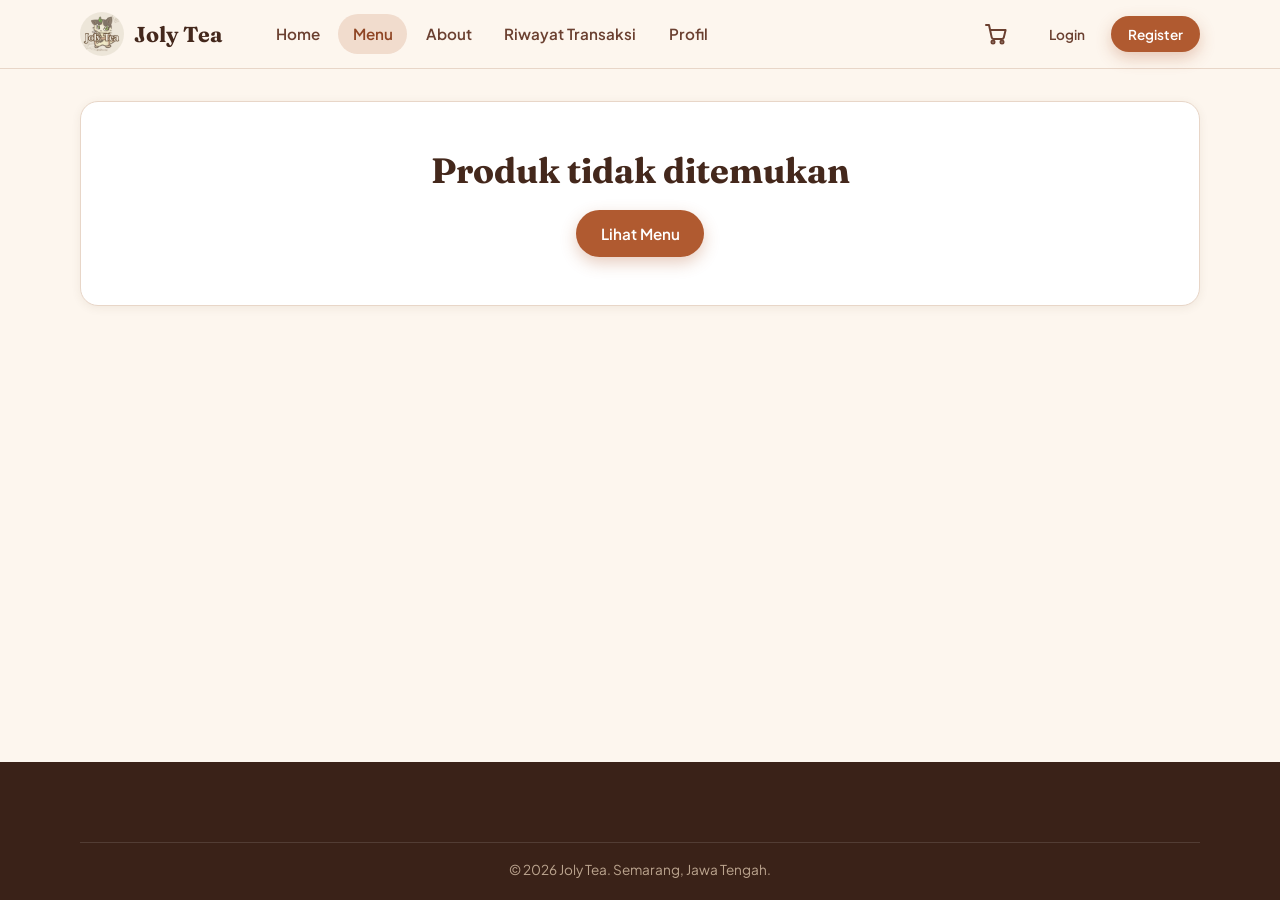
<file: joly-tea-static/product.html>
<!doctype html>
<html lang="id">
<head>
<meta charset="utf-8">
<meta name="viewport" content="width=device-width, initial-scale=1">
<title>Produk | Joly Tea</title>
<meta name="theme-color" content="#E07B39">
<link rel="icon" href="img/favicon.png" type="image/png">
<link rel="preconnect" href="https://fonts.googleapis.com"><link rel="preconnect" href="https://fonts.gstatic.com" crossorigin>
<link href="https://fonts.googleapis.com/css2?family=Fraunces:opsz,wght@9..144,600;9..144,700&family=Plus+Jakarta+Sans:wght@400;500;600;700&display=swap" rel="stylesheet">
<link rel="stylesheet" href="css/style.css">
</head>
<body>
<div id="site-header"><header class="site-header"><div class="container nav">
<a class="brand" href="index.html"><img src="img/logo.png" alt="" width="44" height="44"><span>Joly Tea</span></a>
<nav class="nav-links" aria-label="Navigasi utama"><a href="index.html">Home</a><a href="menu.html" class="active">Menu</a><a href="about.html">About</a><a href="history.html">Riwayat Transaksi</a><a href="profile.html">Profil</a></nav>
<div class="nav-right"><a class="cart-link" href="cart.html" aria-label="Keranjang belanja"><svg viewBox="0 0 24 24" fill="none" stroke="currentColor" stroke-width="2" stroke-linecap="round" stroke-linejoin="round" aria-hidden="true"><circle cx="9" cy="20" r="1.5"/><circle cx="18" cy="20" r="1.5"/><path d="M2 3h3l2.7 12.4a2 2 0 0 0 2 1.6h8.1a2 2 0 0 0 2-1.5L21.6 8H6"/></svg><span class="cart-badge" id="cart-badge" hidden>0</span></a>
<button class="nav-toggle" id="nav-toggle" type="button" aria-label="Buka menu" aria-expanded="false"><svg viewBox="0 0 24 24" fill="none" stroke="currentColor" stroke-width="2" stroke-linecap="round" aria-hidden="true"><path d="M4 6h16M4 12h16M4 18h16"/></svg></button></div>
<div class="nav-auth" id="nav-auth"></div>
</div></header></div>
<main id="main">
<section class="page-body"><div class="container" id="product-root"></div></section>
</main>
<div id="site-footer"><footer class="site-footer"><div class="container">
<div class="footer-bottom">&copy; 2026 Joly Tea. Semarang, Jawa Tengah.</div>
</div></footer></div>
<script src="js/app.js"></script>
</body>
</html>
</file>
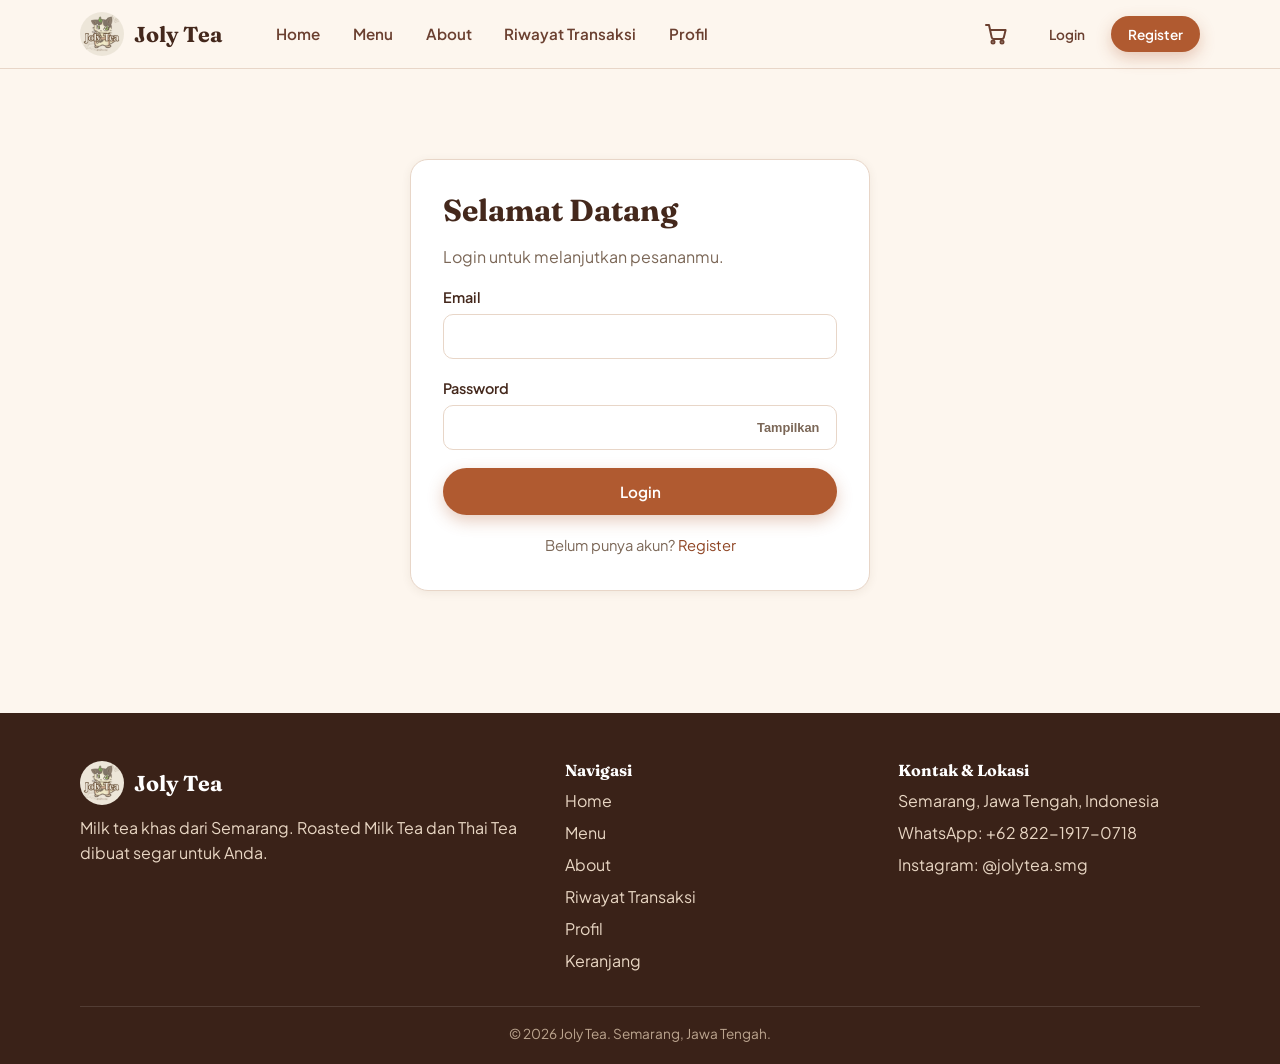
<file: joly-tea-static/profile.html>
<!doctype html>
<html lang="id">
<head>
<meta charset="utf-8">
<meta name="viewport" content="width=device-width, initial-scale=1">
<title>Profil | Joly Tea</title>
<meta name="description" content="Joly Tea — milk tea khas dari Semarang.">
<meta name="theme-color" content="#E07B39">
<link rel="icon" href="img/favicon.png" type="image/png">
<link rel="preconnect" href="https://fonts.googleapis.com"><link rel="preconnect" href="https://fonts.gstatic.com" crossorigin>
<link href="https://fonts.googleapis.com/css2?family=Fraunces:opsz,wght@9..144,600;9..144,700&family=Plus+Jakarta+Sans:wght@400;500;600;700&display=swap" rel="stylesheet">
<link rel="stylesheet" href="css/style.css">
</head>
<body>
<div id="site-header"><header class="site-header"><div class="container nav">
<a class="brand" href="index.html"><img src="img/logo.png" alt="" width="44" height="44"><span>Joly Tea</span></a>
<nav class="nav-links" aria-label="Navigasi utama"><a href="index.html" class="">Home</a><a href="menu.html" class="">Menu</a><a href="about.html" class="">About</a><a href="history.html" class="">Riwayat Transaksi</a><a href="profile.html" class="active">Profil</a></nav>
<div class="nav-right"><a class="cart-link" href="cart.html" aria-label="Keranjang belanja"><svg viewBox="0 0 24 24" fill="none" stroke="currentColor" stroke-width="2" stroke-linecap="round" stroke-linejoin="round" aria-hidden="true"><circle cx="9" cy="20" r="1.5"/><circle cx="18" cy="20" r="1.5"/><path d="M2 3h3l2.7 12.4a2 2 0 0 0 2 1.6h8.1a2 2 0 0 0 2-1.5L21.6 8H6"/></svg><span class="cart-badge" id="cart-badge" hidden>0</span></a>
<button class="nav-toggle" id="nav-toggle" type="button" aria-label="Buka menu" aria-expanded="false"><svg viewBox="0 0 24 24" fill="none" stroke="currentColor" stroke-width="2" stroke-linecap="round" aria-hidden="true"><path d="M4 6h16M4 12h16M4 18h16"/></svg></button></div>
<div class="nav-auth" id="nav-auth"></div>
</div></header></div>
<main id="main">
<section class="page-head"><div class="container"><h1>Profil Saya</h1><p>Data akun yang kamu daftarkan di Joly Tea.</p></div></section><section class="page-body"><div class="container" id="profile-root" style="max-width:640px"></div></section>
</main>
<div id="site-footer"><footer class="site-footer"><div class="container">
<div class="footer-grid">
<div><a class="brand" href="index.html"><img src="img/logo.png" alt="" width="44" height="44"><span>Joly Tea</span></a><p>Milk tea khas dari Semarang. Roasted Milk Tea dan Thai Tea dibuat segar untuk Anda.</p></div>
<div><h4>Navigasi</h4><ul><li><a href="index.html">Home</a></li><li><a href="menu.html">Menu</a></li><li><a href="about.html">About</a></li><li><a href="history.html">Riwayat Transaksi</a></li><li><a href="profile.html">Profil</a></li><li><a href="cart.html">Keranjang</a></li></ul></div>
<div><h4>Kontak &amp; Lokasi</h4><ul><li>Semarang, Jawa Tengah, Indonesia</li><li>WhatsApp: <a href="https://wa.me/6282219170718" target="_blank" rel="noopener">+62 822-1917-0718</a></li><li>Instagram: <a href="https://instagram.com/jolytea.smg" target="_blank" rel="noopener">@jolytea.smg</a></li></ul></div>
</div>
<div class="footer-bottom">&copy; 2026 Joly Tea. Semarang, Jawa Tengah.</div>
</div></footer></div>
<script src="js/app.js"></script>
</body>
</html>
</file>
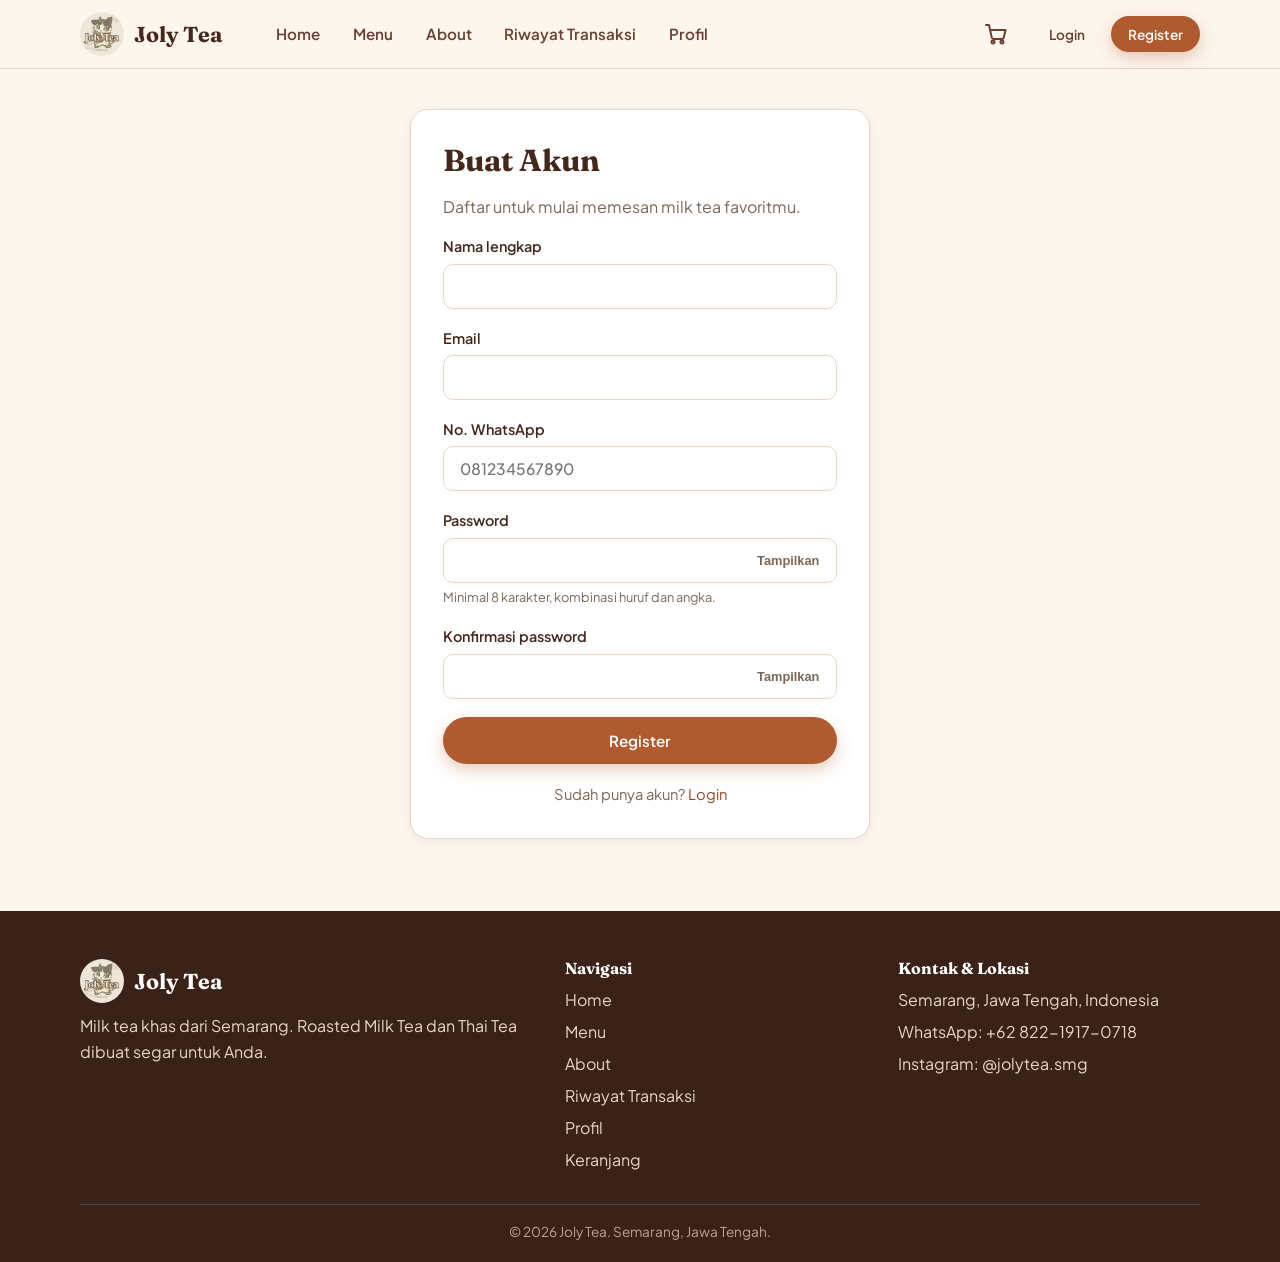
<file: joly-tea-static/register.html>
<!doctype html>
<html lang="id">
<head>
<meta charset="utf-8">
<meta name="viewport" content="width=device-width, initial-scale=1">
<title>Register | Joly Tea</title>
<meta name="description" content="Joly Tea — milk tea khas dari Semarang.">
<meta name="theme-color" content="#E07B39">
<link rel="icon" href="img/favicon.png" type="image/png">
<link rel="preconnect" href="https://fonts.googleapis.com"><link rel="preconnect" href="https://fonts.gstatic.com" crossorigin>
<link href="https://fonts.googleapis.com/css2?family=Fraunces:opsz,wght@9..144,600;9..144,700&family=Plus+Jakarta+Sans:wght@400;500;600;700&display=swap" rel="stylesheet">
<link rel="stylesheet" href="css/style.css">
</head>
<body>
<div id="site-header"><header class="site-header"><div class="container nav">
<a class="brand" href="index.html"><img src="img/logo.png" alt="" width="44" height="44"><span>Joly Tea</span></a>
<nav class="nav-links" aria-label="Navigasi utama"><a href="index.html" class="">Home</a><a href="menu.html" class="">Menu</a><a href="about.html" class="">About</a><a href="history.html" class="">Riwayat Transaksi</a><a href="profile.html" class="">Profil</a></nav>
<div class="nav-right"><a class="cart-link" href="cart.html" aria-label="Keranjang belanja"><svg viewBox="0 0 24 24" fill="none" stroke="currentColor" stroke-width="2" stroke-linecap="round" stroke-linejoin="round" aria-hidden="true"><circle cx="9" cy="20" r="1.5"/><circle cx="18" cy="20" r="1.5"/><path d="M2 3h3l2.7 12.4a2 2 0 0 0 2 1.6h8.1a2 2 0 0 0 2-1.5L21.6 8H6"/></svg><span class="cart-badge" id="cart-badge" hidden>0</span></a>
<button class="nav-toggle" id="nav-toggle" type="button" aria-label="Buka menu" aria-expanded="false"><svg viewBox="0 0 24 24" fill="none" stroke="currentColor" stroke-width="2" stroke-linecap="round" aria-hidden="true"><path d="M4 6h16M4 12h16M4 18h16"/></svg></button></div>
<div class="nav-auth" id="nav-auth"></div>
</div></header></div>
<main id="main">
<div class="auth-wrap"><div class="card auth-card"><h1>Buat Akun</h1><p class="muted">Daftar untuk mulai memesan milk tea favoritmu.</p>
<div id="form-error" class="form-error" role="alert" hidden></div>
<form id="register-form" novalidate>
<div class="field"><label for="name">Nama lengkap</label><input id="name" name="name" autocomplete="name" required maxlength="80"><div class="field-error"></div></div>
<div class="field"><label for="email">Email</label><input id="email" name="email" type="email" autocomplete="email" required maxlength="120"><div class="field-error"></div></div>
<div class="field"><label for="whatsapp">No. WhatsApp</label><input id="whatsapp" name="whatsapp" type="tel" inputmode="tel" autocomplete="tel" placeholder="081234567890" required><div class="field-error"></div></div>
<div class="field"><label for="password">Password</label><div class="pw-wrap"><input id="password" name="password" type="password" autocomplete="new-password" required><button type="button" data-toggle-pw="password">Tampilkan</button></div><div class="field-hint">Minimal 8 karakter, kombinasi huruf dan angka.</div><div class="field-error"></div></div>
<div class="field"><label for="confirmPassword">Konfirmasi password</label><div class="pw-wrap"><input id="confirmPassword" name="confirmPassword" type="password" autocomplete="new-password" required><button type="button" data-toggle-pw="confirmPassword">Tampilkan</button></div><div class="field-error"></div></div>
<button class="btn btn-primary btn-block" type="submit">Register</button></form>
<p class="switch">Sudah punya akun? <a id="to-login" href="login.html">Login</a></p></div></div>
</main>
<div id="site-footer"><footer class="site-footer"><div class="container">
<div class="footer-grid">
<div><a class="brand" href="index.html"><img src="img/logo.png" alt="" width="44" height="44"><span>Joly Tea</span></a><p>Milk tea khas dari Semarang. Roasted Milk Tea dan Thai Tea dibuat segar untuk Anda.</p></div>
<div><h4>Navigasi</h4><ul><li><a href="index.html">Home</a></li><li><a href="menu.html">Menu</a></li><li><a href="about.html">About</a></li><li><a href="history.html">Riwayat Transaksi</a></li><li><a href="profile.html">Profil</a></li><li><a href="cart.html">Keranjang</a></li></ul></div>
<div><h4>Kontak &amp; Lokasi</h4><ul><li>Semarang, Jawa Tengah, Indonesia</li><li>WhatsApp: <a href="https://wa.me/6282219170718" target="_blank" rel="noopener">+62 822-1917-0718</a></li><li>Instagram: <a href="https://instagram.com/jolytea.smg" target="_blank" rel="noopener">@jolytea.smg</a></li></ul></div>
</div>
<div class="footer-bottom">&copy; 2026 Joly Tea. Semarang, Jawa Tengah.</div>
</div></footer></div>
<script src="js/app.js"></script>
</body>
</html>
</file>
<file: joly-tea-static/css/style.css>
/*
Theme Name: Joly Tea
Theme URI: https://instagram.com/jolytea.smg
Author: Joly Tea
Author URI: https://instagram.com/jolytea.smg
Description: Tema toko online Joly Tea (UMKM milk tea Semarang). Katalog produk, keranjang, checkout (QRIS / Transfer BCA / COD), login-register pelanggan, riwayat pesanan, dan dashboard pesanan di wp-admin. Tanpa plugin tambahan.
Version: 1.1.5
Requires at least: 6.0
Tested up to: 6.7
Requires PHP: 7.4
License: GNU General Public License v2 or later
License URI: https://www.gnu.org/licenses/gpl-2.0.html
Text Domain: joly-tea
Tags: e-commerce, custom-menu, featured-images, translation-ready, one-column
*/

/* ==========================================================
   Joly Tea — stylesheet
   Ganti warna/font brand cukup lewat variabel di :root ini.
   ========================================================== */
:root {
  --ink: #3a2218;
  --radio-on: #fbf0e8;
  --err-bg: #fdecea; --err-line: #f5c6c0;
  --ok-bg: #e9f5ee; --ok-line: #c3e2cf;
  --st-pending-bg: #fff1cf; --st-pending-fg: #8a6100;
  --st-processing-bg: #dcebff; --st-processing-fg: #1d4f91;
  --st-done-bg: #dff3e6; --st-done-fg: #25693f;
  --st-cancelled-bg: #fbe0dc; --st-cancelled-fg: #962b20;
  --cream: #fdf6ee;
  --cream-2: #f5e6dc;
  --paper: #ffffff;
  --brown-900: #44281c;
  --brown-700: #6b4030;
  --brown-500: #8a5f4a;
  --orange: #b05a30;
  --orange-dark: #8f4524;
  --orange-soft: #f1dccd;
  --green: #5b8a3c;
  --red: #c0392b;
  --line: #e8d6c8;
  --text: #44281c;
  --muted: #7b6757;
  --radius: 18px;
  --radius-sm: 10px;
  --shadow: 0 8px 28px rgba(95, 59, 36, 0.12);
  --shadow-sm: 0 2px 10px rgba(95, 59, 36, 0.08);
  --font-body: 'Plus Jakarta Sans', system-ui, -apple-system, 'Segoe UI', Roboto, sans-serif;
  --font-head: 'Fraunces', Georgia, 'Times New Roman', serif;
  --container: 1120px;
}

@media (prefers-color-scheme: dark) {
  :root:not([data-theme="light"]) {
  --ink: #120b07;
  --radio-on: #3a271b;
  --err-bg: #3d1f1b; --err-line: #6b3028;
  --ok-bg: #1d3426; --ok-line: #2f5a40;
  --st-pending-bg: #4a3a12; --st-pending-fg: #f2cf7a;
  --st-processing-bg: #1b3556; --st-processing-fg: #a9cdf5;
  --st-done-bg: #1c3a29; --st-done-fg: #9fdcb5;
  --st-cancelled-bg: #4a211c; --st-cancelled-fg: #f5aaa0;
  --cream: #1c130e;
  --cream-2: #271a13;
  --paper: #2d1f17;
  --brown-900: #f7e8d6;
  --brown-700: #e9d0b6;
  --brown-500: #d1ac8d;
  --orange-soft: #46301f;
  --orange-dark: #f2a064;
  --red: #ff8f80;
  --line: #4a3427;
  --text: #f1e2d0;
  --muted: #bda58f;
  --shadow: 0 8px 28px rgba(0, 0, 0, 0.45);
  --shadow-sm: 0 2px 10px rgba(0, 0, 0, 0.35);
  color-scheme: dark;
  }
}
:root[data-theme="dark"] {
  --ink: #120b07;
  --radio-on: #3a271b;
  --err-bg: #3d1f1b; --err-line: #6b3028;
  --ok-bg: #1d3426; --ok-line: #2f5a40;
  --st-pending-bg: #4a3a12; --st-pending-fg: #f2cf7a;
  --st-processing-bg: #1b3556; --st-processing-fg: #a9cdf5;
  --st-done-bg: #1c3a29; --st-done-fg: #9fdcb5;
  --st-cancelled-bg: #4a211c; --st-cancelled-fg: #f5aaa0;
  --cream: #1c130e;
  --cream-2: #271a13;
  --paper: #2d1f17;
  --brown-900: #f7e8d6;
  --brown-700: #e9d0b6;
  --brown-500: #d1ac8d;
  --orange-soft: #46301f;
  --orange-dark: #f2a064;
  --red: #ff8f80;
  --line: #4a3427;
  --text: #f1e2d0;
  --muted: #bda58f;
  --shadow: 0 8px 28px rgba(0, 0, 0, 0.45);
  --shadow-sm: 0 2px 10px rgba(0, 0, 0, 0.35);
  color-scheme: dark;
}

*, *::before, *::after { box-sizing: border-box; }
html { scroll-behavior: smooth; }
body {
  margin: 0;
  font-family: var(--font-body);
  color: var(--text);
  background: var(--cream);
  line-height: 1.6;
  -webkit-font-smoothing: antialiased;
  min-height: 100vh;
  display: flex;
  flex-direction: column;
}
main { flex: 1; }
img { max-width: 100%; height: auto; display: block; }
a { color: var(--orange-dark); text-decoration: none; }
a:hover { text-decoration: underline; }
h1, h2, h3, h4 { font-family: var(--font-head); line-height: 1.2; margin: 0 0 .5em; color: var(--brown-900); }
h1 { font-size: clamp(2rem, 5vw, 3.4rem); font-weight: 700; }
h2 { font-size: clamp(1.5rem, 3.2vw, 2.2rem); }
h3 { font-size: 1.2rem; }
p { margin: 0 0 1em; }
.container { width: min(100% - 2rem, var(--container)); margin-inline: auto; }
.muted { color: var(--muted); }
.center { text-align: center; }
.sr-only { position: absolute; width: 1px; height: 1px; overflow: hidden; clip: rect(0 0 0 0); white-space: nowrap; }
[hidden] { display: none !important; }

/* ---------- Buttons ---------- */
.btn {
  display: inline-flex; align-items: center; justify-content: center; gap: .5rem;
  padding: .75rem 1.4rem; border-radius: 999px; border: 2px solid transparent;
  font: 600 .95rem var(--font-body); cursor: pointer; text-decoration: none !important;
  transition: transform .12s ease, background .15s, box-shadow .15s, color .15s;
}
.btn:active { transform: translateY(1px); }
.btn:disabled { opacity: .6; cursor: not-allowed; }
.btn-primary { background: var(--orange); color: #fff; box-shadow: 0 6px 16px rgba(176, 90, 48, .3); }
.btn-primary:hover:not(:disabled) { background: #964a25; }
.btn-outline { background: transparent; color: var(--brown-700); border-color: var(--brown-700); }
.btn-outline:hover:not(:disabled) { background: var(--brown-700); color: var(--cream); }
.btn-ghost { background: transparent; color: var(--brown-700); }
.btn-ghost:hover { background: var(--orange-soft); }
.btn-danger { background: var(--red); color: var(--cream); }
.btn-sm { padding: .45rem .95rem; font-size: .85rem; }
.btn-block { width: 100%; }
:focus-visible { outline: 3px solid var(--orange); outline-offset: 2px; }

/* ---------- Header ---------- */
#site-header { position: sticky; top: env(safe-area-inset-top, 0px); z-index: 50; }
.site-header { background: color-mix(in srgb, var(--cream) 94%, transparent); backdrop-filter: blur(10px); border-bottom: 1px solid var(--line); }
.nav { display: flex; align-items: center; gap: 1rem; min-height: 68px; }
.brand { display: flex; align-items: center; gap: .6rem; font: 700 1.35rem var(--font-head); color: var(--brown-900); text-decoration: none !important; }
.brand img { width: 44px; height: 44px; border-radius: 50%; object-fit: cover; }
.nav-links { display: flex; gap: .25rem; margin-left: 1.5rem; }
.nav-links a { padding: .5rem .9rem; border-radius: 999px; color: var(--brown-700); font-weight: 600; font-size: .95rem; text-decoration: none; }
.nav-links a:hover { background: var(--orange-soft); }
.nav-links a.active { background: var(--orange-soft); color: var(--orange-dark); }
.nav-right { margin-left: auto; display: flex; align-items: center; gap: .5rem; }
.cart-link { position: relative; display: inline-flex; padding: .5rem; border-radius: 50%; color: var(--brown-700); }
.cart-link:hover { background: var(--orange-soft); }
.cart-link svg { width: 24px; height: 24px; }
.cart-badge { position: absolute; top: -2px; right: -4px; min-width: 20px; height: 20px; padding: 0 5px; border-radius: 999px; background: var(--orange); color: #fff; font: 700 .72rem/20px var(--font-body); text-align: center; }
.user-chip { font-size: .9rem; color: var(--brown-700); font-weight: 600; max-width: 160px; overflow: hidden; text-overflow: ellipsis; white-space: nowrap; }
.nav-toggle { display: none; background: none; border: 0; padding: .5rem; cursor: pointer; color: var(--brown-700); }
.nav-toggle svg { width: 26px; height: 26px; }
.nav-auth { display: flex; align-items: center; gap: .5rem; }

@media (max-width: 860px) {
  .nav-toggle { display: inline-flex; }
  .nav { flex-wrap: wrap; padding-block: .5rem; }
  .nav-links, .nav-auth { display: none; width: 100%; }
  .nav-open .nav-links, .nav-open .nav-auth { display: flex; }
  .nav-links { flex-direction: column; margin-left: 0; order: 5; }
  .nav-auth { order: 6; flex-wrap: wrap; padding-bottom: .6rem; }
  .nav-right { gap: .25rem; }
}

/* ---------- Hero ---------- */
.hero { padding: clamp(2.5rem, 7vw, 5rem) 0; background: radial-gradient(1200px 500px at 85% -10%, var(--orange-soft), transparent 60%), var(--cream); }
.hero-grid { display: grid; grid-template-columns: 1.1fr .9fr; gap: 2.5rem; align-items: center; }
.eyebrow { display: inline-block; padding: .3rem .85rem; border-radius: 999px; background: var(--orange-soft); color: var(--orange-dark); font-weight: 700; font-size: .8rem; letter-spacing: .06em; text-transform: uppercase; margin-bottom: 1rem; }
.hero h1 span { color: var(--orange); }
.hero p.lead { font-size: 1.1rem; color: var(--muted); max-width: 52ch; }
.hero-cta { display: flex; flex-wrap: wrap; gap: .75rem; margin-top: 1.5rem; }
.hero-art { display: grid; grid-template-columns: 1fr 1fr; gap: 1rem; align-items: start; }
.hero-art img { width: 100%; aspect-ratio: 4 / 5; object-fit: cover; border-radius: 28px; box-shadow: var(--shadow); }
.hero-art img:nth-child(2) { margin-top: 2.5rem; }
.hero-stats { display: flex; gap: 2rem; margin-top: 2rem; flex-wrap: wrap; }
.hero-stats strong { display: block; font: 700 1.5rem var(--font-head); color: var(--brown-900); }
.hero-stats span { font-size: .85rem; color: var(--muted); }
@media (max-width: 860px) { .hero-grid { grid-template-columns: 1fr; } .hero-art { order: -1; max-width: 460px; margin-inline: auto; } }

/* ---------- Sections ---------- */
.section { padding: clamp(2.5rem, 6vw, 4.5rem) 0; }
.section-alt { background: var(--cream-2); }
.section-head { max-width: 640px; margin: 0 auto 2.2rem; text-align: center; }
.section-head p { color: var(--muted); }

/* ---------- Product cards ---------- */
.grid { display: grid; gap: 1.5rem; }
.grid-products { grid-template-columns: repeat(auto-fit, minmax(240px, 340px)); justify-content: center; }
.card { background: var(--paper); border: 1px solid var(--line); border-radius: var(--radius); box-shadow: var(--shadow-sm); overflow: hidden; }
.product-card { display: flex; flex-direction: column; transition: transform .18s, box-shadow .18s; }
.product-card:hover { transform: translateY(-4px); box-shadow: var(--shadow); }
.product-card .thumb { aspect-ratio: 4 / 5; background: var(--orange-soft); overflow: hidden; display: block; }
.product-card .thumb img { width: 100%; height: 100%; object-fit: cover; }
.product-card .body { padding: 1.1rem 1.2rem 1.3rem; display: flex; flex-direction: column; gap: .35rem; flex: 1; }
.product-card h3 { margin: 0; }
.product-card h3 a { color: inherit; text-decoration: none; }
.product-card .desc { color: var(--muted); font-size: .92rem; flex: 1; margin: 0 0 .4rem; }
.price { font: 700 1.25rem var(--font-head); color: var(--orange-dark); }
.card-actions { display: flex; gap: .5rem; margin-top: .5rem; flex-wrap: wrap; }
.card-actions .btn { flex: 1; padding-inline: .8rem; }
.tag { display: inline-block; font-size: .72rem; font-weight: 700; padding: .15rem .6rem; border-radius: 999px; background: var(--orange); color: #fff; width: fit-content; }

/* ---------- Features ---------- */
.features { grid-template-columns: repeat(auto-fit, minmax(220px, 1fr)); }
.feature { padding: 1.6rem; text-align: center; }
.feature .ico { width: 56px; height: 56px; border-radius: 50%; background: var(--orange-soft); display: inline-grid; place-items: center; font-size: 1.6rem; margin-bottom: .8rem; }
.feature p { color: var(--muted); font-size: .93rem; margin: 0; }

.split { display: grid; grid-template-columns: 1fr 1fr; gap: 2.5rem; align-items: center; }
.split img { border-radius: var(--radius); box-shadow: var(--shadow); }
@media (max-width: 860px) { .split { grid-template-columns: 1fr; } }

.cta-band { background: var(--ink); color: #fff; border-radius: var(--radius); padding: clamp(1.8rem, 5vw, 3rem); text-align: center; }
.cta-band h2 { color: #fff; }
.cta-band p { color: #e8d6c3; }

/* ---------- Page header ---------- */
.page-head { padding: 2.2rem 0 1.4rem; background: var(--cream-2); border-bottom: 1px solid var(--line); }
.page-head h1 { font-size: clamp(1.8rem, 4vw, 2.6rem); margin: 0; }
.page-head p { margin: .3rem 0 0; color: var(--muted); }
.page-body { padding: 2rem 0 4rem; }

/* ---------- Toolbar / search ---------- */
.toolbar { display: flex; gap: 1rem; margin-bottom: 1.5rem; flex-wrap: wrap; align-items: center; justify-content: space-between; }
.search { position: relative; flex: 1; min-width: 220px; max-width: 420px; }
.search input { padding-left: 2.6rem; }
.search svg { position: absolute; left: .9rem; top: 50%; transform: translateY(-50%); width: 18px; height: 18px; color: var(--muted); }

/* ---------- Forms ---------- */
label { display: block; font-weight: 600; font-size: .9rem; margin-bottom: .35rem; }
input, select, textarea {
  width: 100%; padding: .75rem 1rem; border: 1.5px solid var(--line); border-radius: var(--radius-sm);
  font: 500 .98rem var(--font-body); color: var(--text); background: var(--paper);
}
input:focus, select:focus, textarea:focus { outline: none; border-color: var(--orange); box-shadow: 0 0 0 3px rgba(176, 90, 48, .22); }
textarea { resize: vertical; min-height: 90px; }
.field { margin-bottom: 1.1rem; }
.field.invalid input, .field.invalid select, .field.invalid textarea { border-color: var(--red); }
.field-error { color: var(--red); font-size: .83rem; margin-top: .3rem; min-height: 0; }
.field-hint { color: var(--muted); font-size: .8rem; margin-top: .3rem; }
.form-error { background: var(--err-bg); color: var(--red); border: 1px solid var(--err-line); padding: .75rem 1rem; border-radius: var(--radius-sm); margin-bottom: 1rem; font-size: .92rem; }
.form-ok { background: var(--ok-bg); color: var(--green); border: 1px solid var(--ok-line); padding: .75rem 1rem; border-radius: var(--radius-sm); margin-bottom: 1rem; }
.pw-wrap { position: relative; }
.pw-wrap button { position: absolute; right: .5rem; top: 50%; transform: translateY(-50%); background: none; border: 0; color: var(--muted); font-weight: 600; font-size: .8rem; cursor: pointer; padding: .4rem .6rem; }
.row2 { display: grid; grid-template-columns: 1fr 1fr; gap: 1rem; }
@media (max-width: 600px) { .row2 { grid-template-columns: 1fr; } }

.auth-wrap { min-height: calc(100vh - 68px - 220px); display: grid; place-items: center; padding: 2.5rem 1rem; }
.auth-card { width: min(100%, 460px); padding: 2rem; }
.auth-card h1 { font-size: 1.9rem; }
.auth-card .switch { text-align: center; margin: 1.2rem 0 0; color: var(--muted); font-size: .92rem; }

.radio-cards { display: grid; gap: .6rem; }
.radio-card { display: flex; gap: .8rem; align-items: flex-start; border: 1.5px solid var(--line); border-radius: var(--radius-sm); padding: .8rem 1rem; cursor: pointer; font-weight: 500; margin: 0; background: var(--paper); }
.radio-card input { width: auto; margin-top: .3rem; accent-color: var(--orange); }
.radio-card:has(input:checked) { border-color: var(--orange); background: var(--radio-on); }
.radio-cards.seg { grid-template-columns: 1fr 1fr; }
.radio-card small { display: block; color: var(--muted); font-weight: 400; }

/* ---------- Quantity ---------- */
.qty { display: inline-flex; align-items: center; border: 1.5px solid var(--line); border-radius: 999px; background: var(--paper); overflow: hidden; }
.qty button { width: 38px; height: 38px; border: 0; background: transparent; font-size: 1.2rem; font-weight: 700; color: var(--brown-700); cursor: pointer; }
.qty button:hover { background: var(--orange-soft); }
.qty input { width: 50px; text-align: center; border: 0; padding: .4rem 0; box-shadow: none !important; -moz-appearance: textfield; }
.qty input::-webkit-outer-spin-button, .qty input::-webkit-inner-spin-button { -webkit-appearance: none; margin: 0; }

/* ---------- Product detail ---------- */
.detail { display: grid; grid-template-columns: 1fr 1fr; gap: 3rem; align-items: start; }
.detail-img { border-radius: var(--radius); overflow: hidden; background: var(--orange-soft); box-shadow: var(--shadow); aspect-ratio: 4 / 5; }
.detail-img img { width: 100%; height: 100%; object-fit: cover; }
.detail h1 { font-size: clamp(1.8rem, 4vw, 2.6rem); }
.detail .price { font-size: 1.8rem; }
.buy-row { display: flex; gap: 1rem; align-items: center; flex-wrap: wrap; margin: 1.5rem 0; }
.breadcrumb { font-size: .88rem; color: var(--muted); margin-bottom: 1.2rem; }
@media (max-width: 860px) { .detail { grid-template-columns: 1fr; gap: 1.5rem; } }
.related { margin-top: 3.5rem; }

/* ---------- Cart / checkout ---------- */
.cart-layout { display: grid; grid-template-columns: 1fr 360px; gap: 2rem; align-items: start; }
@media (max-width: 960px) { .cart-layout { grid-template-columns: 1fr; } }
.cart-item { display: grid; grid-template-columns: 84px 1fr auto; gap: 1rem; align-items: center; padding: 1rem; border-bottom: 1px solid var(--line); }
.cart-item:last-child { border-bottom: 0; }
.cart-item img { width: 84px; height: 84px; border-radius: 12px; object-fit: cover; background: var(--orange-soft); }
.cart-item h3 { margin: 0 0 .15rem; font-size: 1.05rem; }
.cart-item .ctrl { display: flex; align-items: center; gap: .8rem; margin-top: .5rem; flex-wrap: wrap; }
.cart-item .line-total { font-weight: 700; text-align: right; }
.link-btn { background: none; border: 0; color: var(--red); font: 600 .85rem var(--font-body); cursor: pointer; padding: 0; }
.link-btn:hover { text-decoration: underline; }
.summary { padding: 1.5rem; position: sticky; top: 90px; }
.summary h2 { font-size: 1.3rem; }
.sum-row { display: flex; justify-content: space-between; gap: 1rem; padding: .4rem 0; }
.sum-row.total { border-top: 1px dashed var(--line); margin-top: .5rem; padding-top: .9rem; font: 700 1.2rem var(--font-head); }
.empty { text-align: center; padding: 3rem 1rem; }
.empty .big { font-size: 3.5rem; }
@media (max-width: 520px) {
  .cart-item { grid-template-columns: 64px 1fr; }
  .cart-item img { width: 64px; height: 64px; }
  .cart-item .line-total { grid-column: 2; text-align: left; }
}

/* ---------- Orders ---------- */
.order-card { padding: 1.3rem 1.5rem; margin-bottom: 1rem; }
.order-head { display: flex; justify-content: space-between; gap: 1rem; flex-wrap: wrap; align-items: center; margin-bottom: .6rem; }
.status { display: inline-block; padding: .2rem .75rem; border-radius: 999px; font-size: .78rem; font-weight: 700; }
.status-pending { background: var(--st-pending-bg); color: var(--st-pending-fg); }
.status-processing { background: var(--st-processing-bg); color: var(--st-processing-fg); }
.status-done { background: var(--st-done-bg); color: var(--st-done-fg); }
.status-cancelled { background: var(--st-cancelled-bg); color: var(--st-cancelled-fg); }
.order-items { list-style: none; padding: 0; margin: .5rem 0; color: var(--muted); font-size: .93rem; }
.order-items li { display: flex; justify-content: space-between; gap: 1rem; padding: .15rem 0; }
.success-box { text-align: center; padding: 2.5rem 1.5rem; margin-bottom: 1.5rem; background: var(--paper); border: 1px solid var(--ok-line); border-radius: var(--radius); }
.success-box .big { font-size: 3rem; }

/* ---------- Admin ---------- */
.stats { grid-template-columns: repeat(auto-fit, minmax(170px, 1fr)); margin-bottom: 2rem; }
.stat { padding: 1.2rem 1.4rem; }
.stat span { color: var(--muted); font-size: .85rem; }
.stat strong { display: block; font: 700 1.6rem var(--font-head); }
.tabs { display: flex; gap: .4rem; margin-bottom: 1.2rem; border-bottom: 1px solid var(--line); }
.tab { padding: .6rem 1.1rem; border: 0; background: none; font: 600 .95rem var(--font-body); color: var(--muted); cursor: pointer; border-bottom: 3px solid transparent; margin-bottom: -1px; }
.tab.active { color: var(--orange-dark); border-color: var(--orange); }
.table-wrap { overflow-x: auto; }
table { width: 100%; border-collapse: collapse; font-size: .92rem; background: var(--paper); color: var(--text); }
th, td { padding: .75rem 1rem; text-align: left; border-bottom: 1px solid var(--line); vertical-align: top; }
th { font-size: .78rem; text-transform: uppercase; letter-spacing: .05em; color: var(--muted); background: var(--cream-2); }
td img { width: 48px; height: 48px; border-radius: 8px; object-fit: cover; }
.inline-actions { display: flex; gap: .4rem; flex-wrap: wrap; }
dialog { background: var(--paper); color: var(--text); border: 0; border-radius: var(--radius); padding: 0; width: min(560px, 94vw); box-shadow: var(--shadow); }
dialog::backdrop { background: rgba(59, 36, 21, .5); }
.dialog-body { padding: 1.5rem; }
.dialog-actions { display: flex; gap: .6rem; justify-content: flex-end; margin-top: 1rem; }

/* ---------- Toast ---------- */
.toast-wrap { position: fixed; right: 1rem; bottom: 1rem; z-index: 100; display: grid; gap: .5rem; }
.toast { background: var(--ink); color: #fff; border: 1px solid var(--line); padding: .8rem 1.1rem; border-radius: 12px; box-shadow: var(--shadow); font-size: .92rem; max-width: 340px; animation: pop .2s ease; }
.toast.error { background: var(--red); }
.toast.success { background: var(--green); }
@keyframes pop { from { transform: translateY(8px); opacity: 0; } to { transform: none; opacity: 1; } }

/* ---------- Footer ---------- */
.site-footer { background: var(--ink); color: #e8d6c3; padding: 3rem 0 1.2rem; margin-top: 2rem; }
.footer-grid { display: grid; grid-template-columns: 1.5fr 1fr 1fr; gap: 2rem; }
.site-footer h4 { color: #fff; font-size: 1rem; }
.site-footer a { color: #e8d6c3; }
.site-footer ul { list-style: none; padding: 0; margin: 0; display: grid; gap: .4rem; }
.site-footer .brand { color: #fff; margin-bottom: .6rem; }
.footer-bottom { border-top: 1px solid rgba(255, 255, 255, .12); margin-top: 2rem; padding-top: 1rem; font-size: .85rem; text-align: center; color: #bca58f; }
@media (max-width: 760px) { .footer-grid { grid-template-columns: 1fr; } }

.loading { text-align: center; padding: 3rem; color: var(--muted); }
.spinner { width: 28px; height: 28px; border: 3px solid var(--line); border-top-color: var(--orange); border-radius: 50%; margin: 0 auto .8rem; animation: spin .8s linear infinite; }
@keyframes spin { to { transform: rotate(360deg); } }
@media (prefers-reduced-motion: reduce) { * { animation: none !important; transition: none !important; } }

/* ---------- Checkout & pembayaran ---------- */
.radio-cards.cols2 { grid-template-columns: 1fr 1fr; }
@media (max-width: 600px) { .radio-cards.cols2 { grid-template-columns: 1fr; } }
.badge-hint { display: inline-block; margin-left: .4rem; padding: .05rem .5rem; border-radius: 999px; background: var(--orange); color: #fff; font-size: .68rem; font-weight: 700; vertical-align: middle; }
.checkout-form h2 { font-size: 1.15rem; margin-bottom: .7rem; }
.checkout-form h2:not(:first-of-type) { margin-top: 1.4rem; }
details.notes { margin: -.3rem 0 1rem; }
details.notes summary { cursor: pointer; font-weight: 600; font-size: .9rem; color: var(--orange-dark); }
details.notes textarea { margin-top: .6rem; }
.pay-card { padding: 1.6rem; display: grid; gap: .9rem; justify-items: stretch; }
.pay-card h2 { margin: 0; font-size: 1.7rem; }
.pay-card p { margin: 0; }
.pay-card .status { justify-self: start; }
.qr-box { width: min(320px, 100%); margin-inline: auto; padding: .6rem; background: #fff; border-radius: 14px; border: 1px solid var(--line); }
.qr-box svg { display: block; width: 100%; height: auto; }
.va-box { display: grid; gap: .8rem; padding: 1rem 1.2rem; border: 1.5px dashed var(--line); border-radius: var(--radius-sm); background: var(--cream-2); }
.va-box > div { display: grid; gap: .1rem; }
.va-num { font: 700 1.5rem var(--font-head); letter-spacing: .06em; font-variant-numeric: tabular-nums; overflow-wrap: anywhere; }
.va-box .btn { justify-self: start; }
.pay-note { background: var(--orange-soft); color: var(--brown-700); border-radius: var(--radius-sm); padding: .75rem 1rem; font-size: .86rem; }
.pay-actions { display: grid; gap: .5rem; }

/* ---------- Logo, ikon, keadaan kosong ---------- */
.about-logo { aspect-ratio: 1; object-fit: cover; width: 100%; max-width: 460px; margin-inline: auto; }
.empty-logo { width: 88px; height: 88px; border-radius: 50%; object-fit: cover; margin: 0 auto 1rem; box-shadow: var(--shadow-sm); }
.success-box .check { display: inline-grid; place-items: center; width: 64px; height: 64px; border-radius: 50%; background: var(--green); color: #fff; margin-bottom: 1rem; }
.success-box .check svg { width: 32px; height: 32px; }
.feature .ico svg { width: 28px; height: 28px; color: var(--orange-dark); }
.feature .ico { font-size: 0; }
.qr-img { display: block; width: 100%; height: auto; }

/* ---------- Tambahan khusus WordPress ---------- */
.admin-bar #site-header { top: 32px; }
@media (max-width: 782px) { .admin-bar #site-header { top: 46px; } }
.nav-links ul, .nav-links li { list-style: none; margin: 0; padding: 0; }
.screen-reader-text { position: absolute; width: 1px; height: 1px; overflow: hidden; clip: rect(0 0 0 0); white-space: nowrap; }
.entry-content { max-width: 760px; margin-inline: auto; }
.entry-content > * + * { margin-top: 1em; }
.alignleft { float: left; margin: 0 1.2rem 1rem 0; }
.alignright { float: right; margin: 0 0 1rem 1.2rem; }
.aligncenter { margin-inline: auto; }
.wp-caption-text { font-size: .85rem; color: var(--muted); }
.pay-card .qr-img { margin-inline: auto; }

/* ---------- Detail produk: pilihan & galeri ---------- */
.gallery .thumbs{display:flex;gap:.6rem;margin-top:.8rem;flex-wrap:wrap}
.thumb-btn{border:2px solid transparent;border-radius:12px;padding:0;background:none;cursor:pointer;overflow:hidden;width:72px;height:72px}
.thumb-btn img{width:100%;height:100%;object-fit:cover;display:block}
.thumb-btn.on{border-color:var(--accent,#b05a30)}
.opt{margin:1.2rem 0}
.opt h3{font-size:.95rem;margin:0 0 .5rem}
.chips{display:flex;flex-wrap:wrap;gap:.6rem}
.chip{position:relative;cursor:pointer}
.chip input{position:absolute;opacity:0;pointer-events:none}
.chip span{display:flex;flex-direction:column;align-items:center;gap:2px;min-width:110px;padding:.7rem 1rem;border:1.5px solid #e6d3c4;border-radius:12px;background:#fff;font-weight:600;text-align:center}
.chip small{font-weight:500;color:var(--muted,#7b6757)}
.chip input:checked + span{border-color:var(--accent,#b05a30);background:#fbeee4;color:#7a3a1e}
.chip input:focus-visible + span{outline:2px solid var(--accent,#b05a30);outline-offset:2px}
.chip-check span{flex-direction:row;min-width:0;gap:.5rem}
</file>
